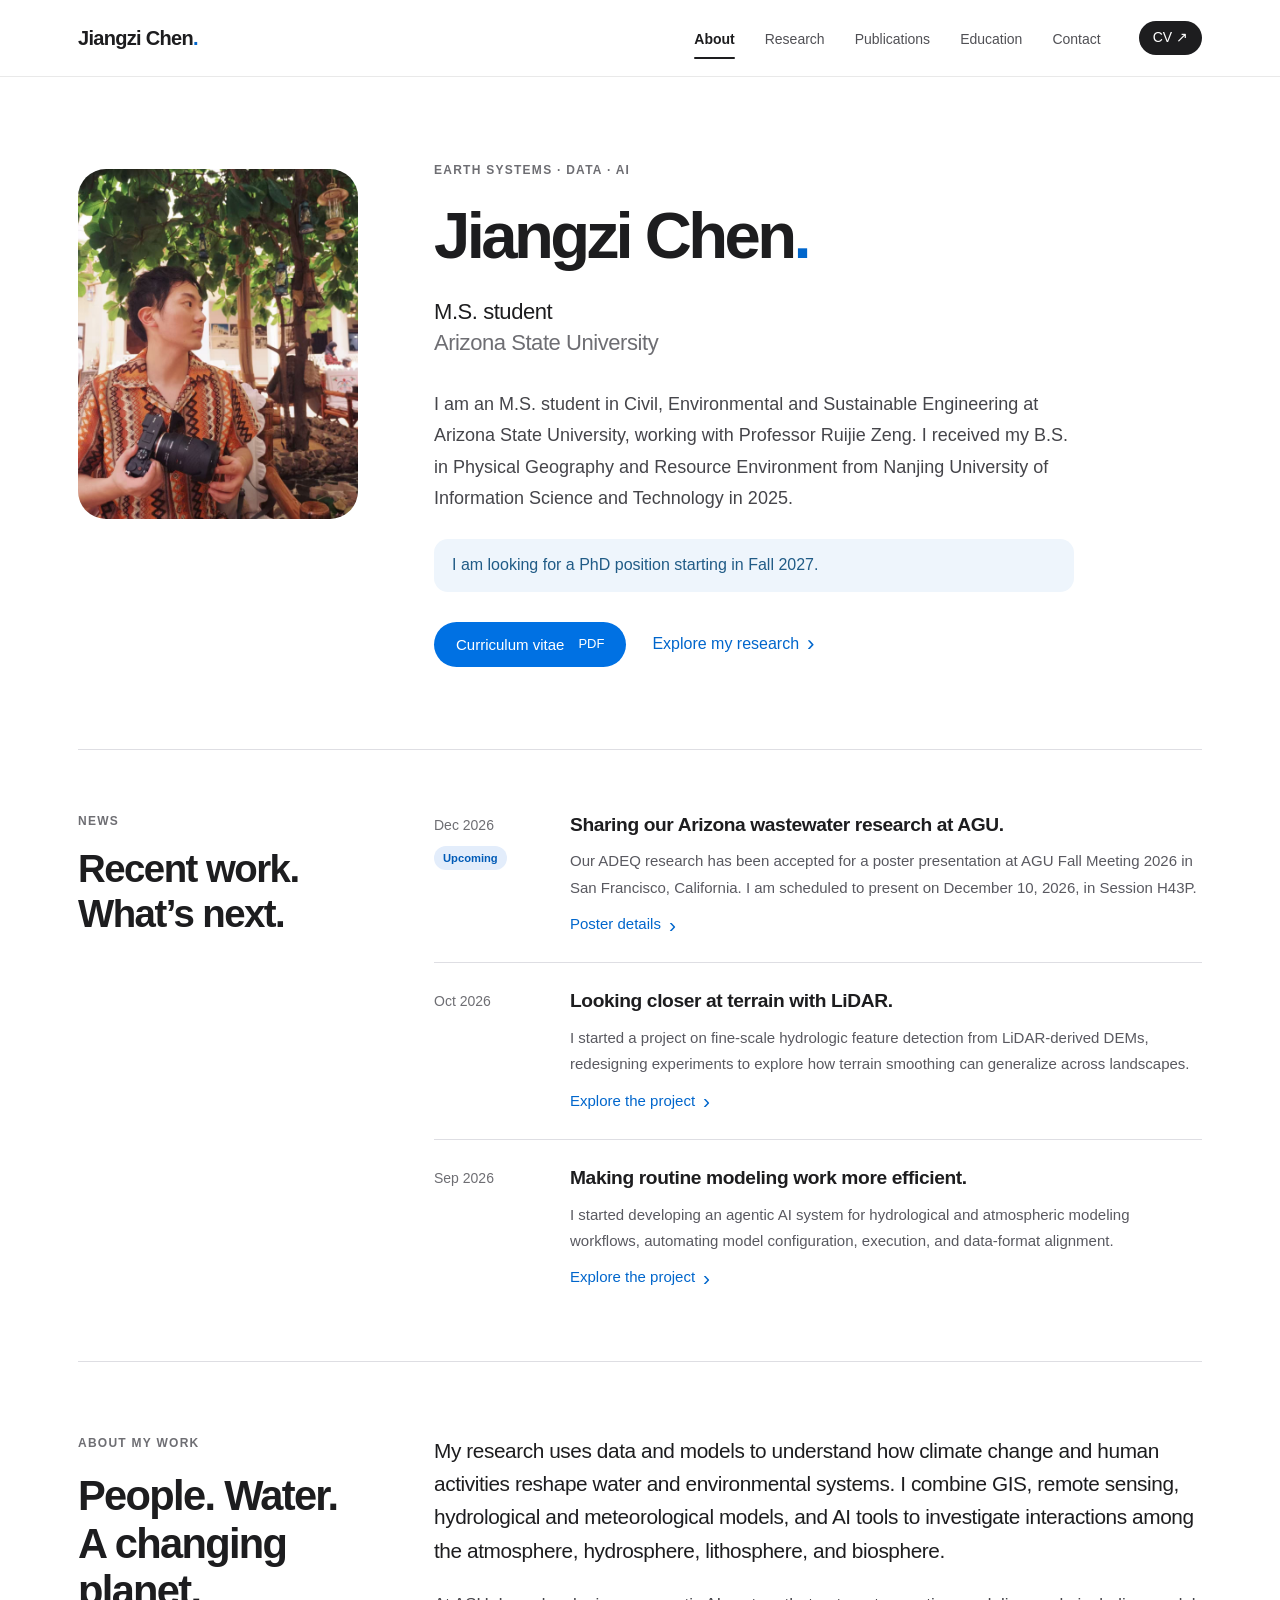
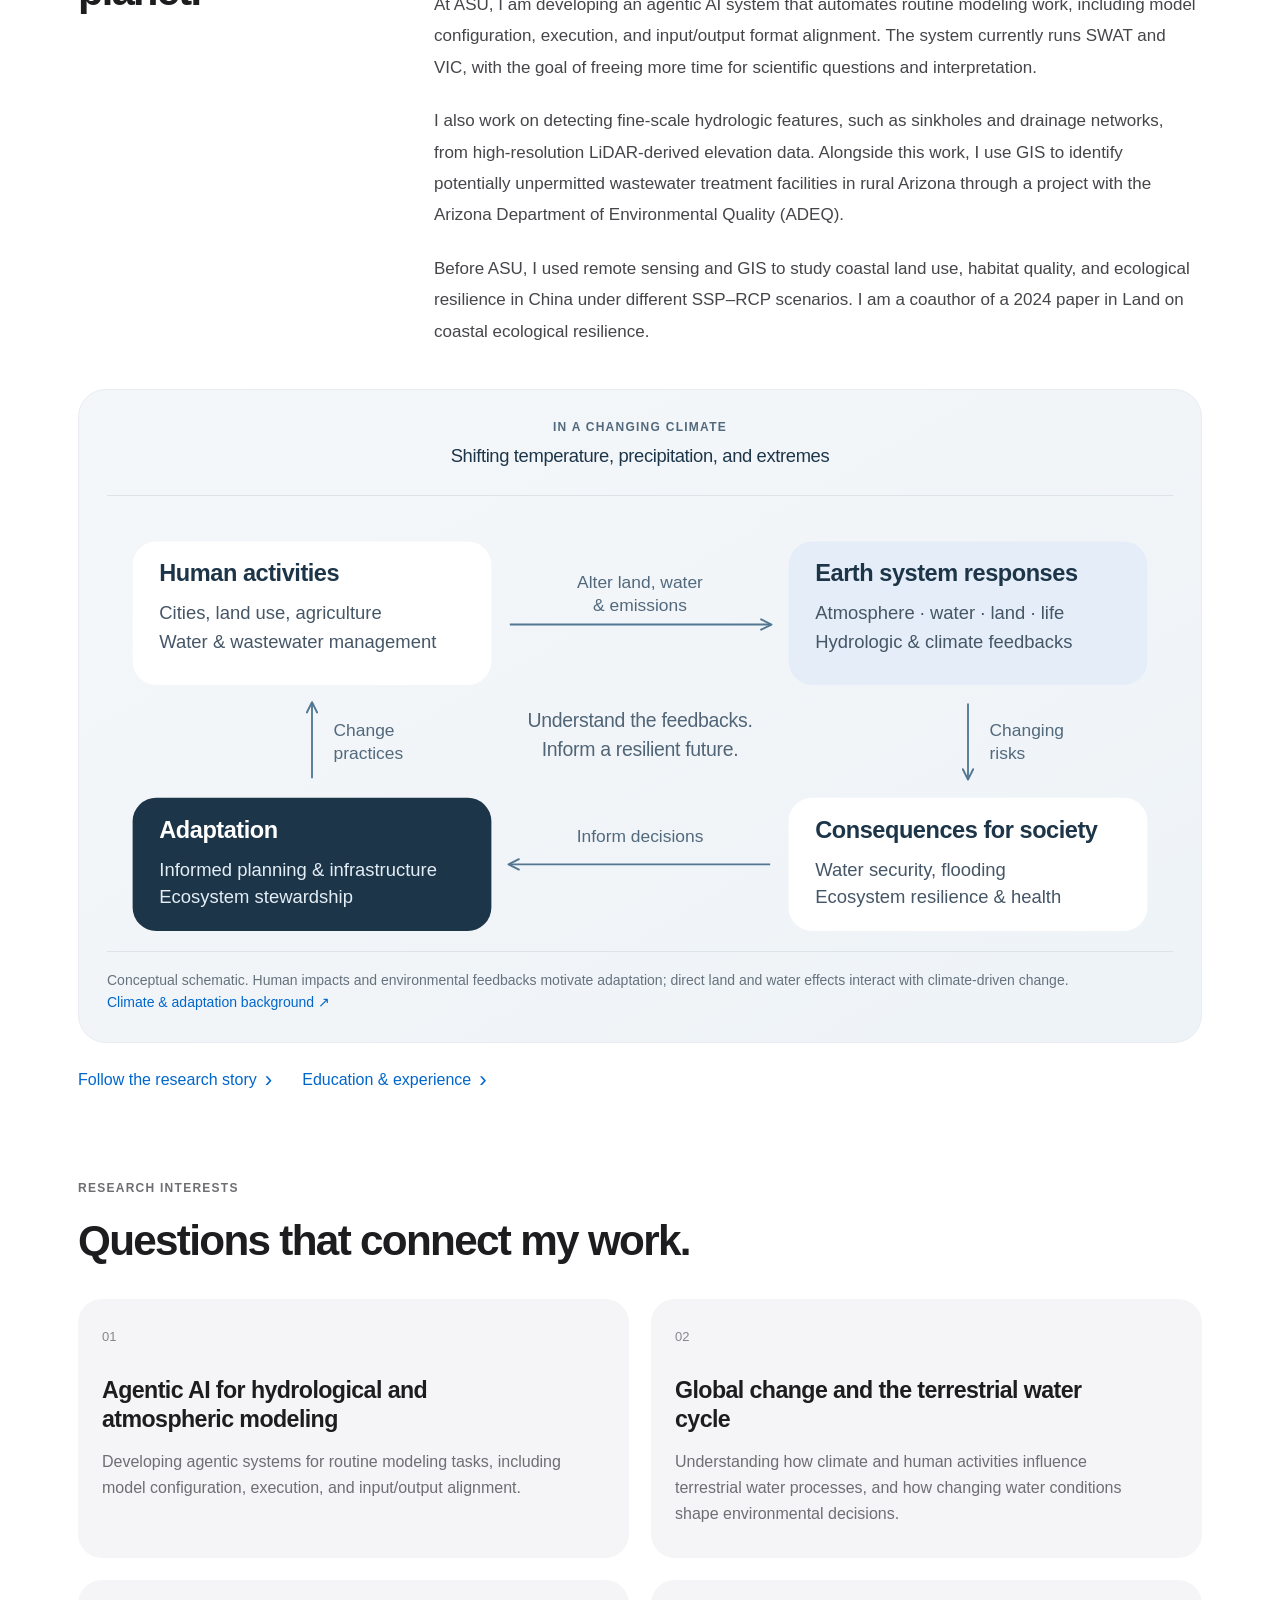
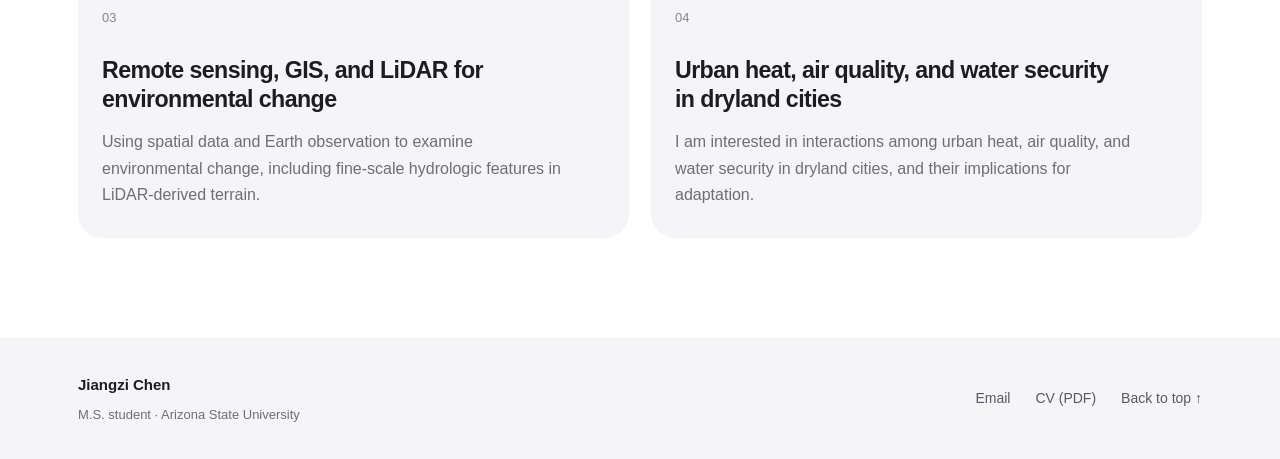
<file: index.html>
<!doctype html>
<html lang="en"><head><meta charset="utf-8"><meta name="viewport" content="width=device-width, initial-scale=1"><meta name="theme-color" content="#f5f5f7"><title>Jiangzi Chen — Academic Profile</title><meta name="description" content="Jiangzi Chen is an ASU M.S. student researching Earth systems, agentic AI, LiDAR, and water. Seeking a PhD position for Fall 2027."><link rel="icon" type="image/svg+xml" href="data:image/svg+xml,%3Csvg xmlns='http://www.w3.org/2000/svg' viewBox='0 0 32 32'%3E%3Crect width='32' height='32' rx='8' fill='%231d1d1f'/%3E%3Cpath d='M20 7v13c0 7-11 7-11 0M14 7h11' fill='none' stroke='white' stroke-width='3'/%3E%3C/svg%3E"><link rel="stylesheet" href="/styles.css"></head><body id="top"><a class="skip-link" href="#main">Skip to content</a><header class="site-header"><div class="header-inner"><a class="brand" href="/">Jiangzi Chen<span class="accent">.</span></a><nav aria-label="Main navigation"><a href="/" aria-current="page">About</a><a href="/research/">Research</a><a href="/publications/">Publications</a><a href="/education/">Education</a><a href="/contact/">Contact</a></nav><a class="header-cv" href="/assets/Jiangzi-Chen-CV.pdf" aria-label="Curriculum vitae, PDF">CV ↗</a></div></header><main id="main"><div class="page-shell"><section class="profile-hero"><figure class="portrait"><img src="/assets/Jiangzi-Chen-portrait.jpg" alt="Portrait of Jiangzi Chen" width="1280" height="1920"></figure><div class="profile-intro"><p class="eyebrow">EARTH SYSTEMS · DATA · AI</p><h1>Jiangzi Chen<span class="accent">.</span></h1><p class="profile-role">M.S. student<br><span>Arizona State University</span></p><p class="hero-bio">I am an M.S. student in Civil, Environmental and Sustainable Engineering at Arizona State University, working with Professor Ruijie Zeng. I received my B.S. in Physical Geography and Resource Environment from Nanjing University of Information Science and Technology in 2025.</p><p class="phd-notice">I am looking for a PhD position starting in Fall 2027.</p><div class="hero-actions"><a class="button" href="/assets/Jiangzi-Chen-CV.pdf">Curriculum vitae <span>PDF</span></a><a class="text-link" href="/research/">Explore my research <span aria-hidden="true">›</span></a></div></div></section>
  <section class="news-section" aria-labelledby="news-title"><div class="news-heading"><p class="eyebrow">NEWS</p><h2 id="news-title">Recent work. <br>What’s next.</h2></div><ol class="news-list">
    <li><div class="news-date"><time datetime="2026-12-10">Dec 2026</time><span class="status-badge">Upcoming</span></div><div><h3>Sharing our Arizona wastewater research at AGU.</h3><p>Our ADEQ research has been accepted for a poster presentation at AGU Fall Meeting 2026 in San Francisco, California. I am scheduled to present on December 10, 2026, in Session H43P.</p><a class="text-link" href="/publications/#conference-presentations">Poster details <span aria-hidden="true">›</span></a></div></li>
    <li><div class="news-date"><time datetime="2026-10">Oct 2026</time></div><div><h3>Looking closer at terrain with LiDAR.</h3><p>I started a project on fine-scale hydrologic feature detection from LiDAR-derived DEMs, redesigning experiments to explore how terrain smoothing can generalize across landscapes.</p><a class="text-link" href="/research/#lidar">Explore the project <span aria-hidden="true">›</span></a></div></li>
    <li><div class="news-date"><time datetime="2026-09">Sep 2026</time></div><div><h3>Making routine modeling work more efficient.</h3><p>I started developing an agentic AI system for hydrological and atmospheric modeling workflows, automating model configuration, execution, and data-format alignment.</p><a class="text-link" href="/research/#ai-research">Explore the project <span aria-hidden="true">›</span></a></div></li>
  </ol></section>
  <section class="work-story section-spacing" aria-labelledby="work-title"><div class="story-intro"><div><p class="eyebrow">ABOUT MY WORK</p><h2 id="work-title">People. Water. <br>A changing planet.</h2></div><div class="prose"><p class="story-lead">My research uses data and models to understand how climate change and human activities reshape water and environmental systems. I combine GIS, remote sensing, hydrological and meteorological models, and AI tools to investigate interactions among the atmosphere, hydrosphere, lithosphere, and biosphere.</p><p>At ASU, I am developing an agentic AI system that automates routine modeling work, including model configuration, execution, and input/output format alignment. The system currently runs SWAT and VIC, with the goal of freeing more time for scientific questions and interpretation.</p><p>I also work on detecting fine-scale hydrologic features, such as sinkholes and drainage networks, from high-resolution LiDAR-derived elevation data. Alongside this work, I use GIS to identify potentially unpermitted wastewater treatment facilities in rural Arizona through a project with the Arizona Department of Environmental Quality (ADEQ).</p><p>Before ASU, I used remote sensing and GIS to study coastal land use, habitat quality, and ecological resilience in China under different SSP–RCP scenarios. I am a coauthor of a 2024 paper in Land on coastal ecological resilience.</p></div></div><figure class="concept-figure adaptation-figure home-concept-figure" id="human-water-landscape">
  <div class="climate-context"><span class="eyebrow">IN A CHANGING CLIMATE</span><p>Shifting temperature, precipitation, and extremes</p></div>
  <svg class="diagram-wide" viewBox="0 0 1040 420" role="img" aria-labelledby="adaptation-title adaptation-desc">
    <title id="adaptation-title">From human impacts to climate adaptation</title>
    <desc id="adaptation-desc">In a changing climate, human activities alter land, water, and emissions. Interacting Earth systems influence water security, flooding, ecosystem resilience, and human health. Understanding these feedbacks informs adaptation in planning, infrastructure, and ecosystem stewardship, which changes human practices.</desc>
    <defs><marker id="adaptation-arrow" viewBox="0 0 10 10" refX="8" refY="5" markerWidth="7" markerHeight="7" orient="auto-start-reverse"><path d="M 1 1 L 9 5 L 1 9" fill="none" stroke="#527792" stroke-width="1.5" stroke-linecap="round" stroke-linejoin="round"/></marker></defs>
    <rect x="25" y="20" width="350" height="140" rx="23" fill="#fff"/>
    <rect x="665" y="20" width="350" height="140" rx="23" fill="#e5eef8"/>
    <rect x="665" y="270" width="350" height="130" rx="23" fill="#fff"/>
    <rect x="25" y="270" width="350" height="130" rx="23" fill="#1d3548"/>
    <g class="svg-title"><text x="51" y="59">Human activities</text><text x="691" y="59">Earth system responses</text><text x="691" y="309">Consequences for society</text><text x="51" y="309" fill="#fff">Adaptation</text></g>
    <g class="svg-copy"><text x="51" y="96"><tspan x="51">Cities, land use, agriculture</tspan><tspan x="51" dy="28">Water &amp; wastewater management</tspan></text><text x="691" y="96"><tspan x="691">Atmosphere · water · land · life</tspan><tspan x="691" dy="28">Hydrologic &amp; climate feedbacks</tspan></text><text x="691" y="346"><tspan x="691">Water security, flooding</tspan><tspan x="691" dy="27">Ecosystem resilience &amp; health</tspan></text><text x="51" y="346" fill="#e3edf5"><tspan x="51">Informed planning &amp; infrastructure</tspan><tspan x="51" dy="27">Ecosystem stewardship</tspan></text></g>
    <g fill="none" stroke="#527792" stroke-width="1.8" marker-end="url(#adaptation-arrow)"><path d="M393 101 H647"/><path d="M840 178 V251"/><path d="M647 335 H393"/><path d="M200 251 V178"/></g>
    <g class="svg-label" text-anchor="middle"><text x="520" y="65"><tspan x="520">Alter land, water</tspan><tspan x="520" dy="23">&amp; emissions</tspan></text><text x="520" y="313">Inform decisions</text><text x="861" y="210" text-anchor="start"><tspan x="861">Changing</tspan><tspan x="861" dy="22">risks</tspan></text><text x="221" y="210" text-anchor="start"><tspan x="221">Change</tspan><tspan x="221" dy="22">practices</tspan></text></g>
    <text x="520" y="201" text-anchor="middle" class="svg-center"><tspan x="520">Understand the feedbacks.</tspan><tspan x="520" dy="28">Inform a resilient future.</tspan></text>
  </svg>
  <div class="diagram-mobile adaptation-mobile"><div class="diagram-node"><h3>Human activities</h3><p>Cities, land use, agriculture<br>Water &amp; wastewater management</p></div><p class="mobile-connector">↓ Alter land, water &amp; emissions</p><div class="diagram-node earth-node"><h3>Earth system responses</h3><p>Atmosphere · water · land · life<br>Hydrologic &amp; climate feedbacks</p></div><p class="mobile-connector">↓ Change environmental risks</p><div class="diagram-node"><h3>Consequences for society</h3><p>Water security, flooding<br>Ecosystem resilience &amp; health</p></div><p class="mobile-connector">↓ Inform decisions</p><div class="diagram-node adaptation-node"><h3>Adaptation</h3><p>Planning &amp; infrastructure<br>Ecosystem stewardship</p></div><p class="mobile-return">↺ Adaptation changes human practices</p></div>
  <figcaption>Conceptual schematic. Human impacts and environmental feedbacks motivate adaptation; direct land and water effects interact with climate-driven change. <a href="https://www.ipcc.ch/report/ar6/wg2/chapter/technical-summary/">Climate &amp; adaptation background ↗</a></figcaption>
</figure><div class="story-links"><a class="text-link" href="/research/">Follow the research story <span aria-hidden="true">›</span></a><a class="text-link" href="/education/">Education &amp; experience <span aria-hidden="true">›</span></a></div></section>
  <section class="interests-section section-spacing"><div class="section-title"><p class="eyebrow">RESEARCH INTERESTS</p><h2>Questions that connect my work.</h2></div><div class="interest-grid"><article class="interest-card"><span class="card-number">01</span><h3>Agentic AI for hydrological and atmospheric modeling</h3><p>Developing agentic systems for routine modeling tasks, including model configuration, execution, and input/output alignment.</p></article><article class="interest-card"><span class="card-number">02</span><h3>Global change and the terrestrial water cycle</h3><p>Understanding how climate and human activities influence terrestrial water processes, and how changing water conditions shape environmental decisions.</p></article><article class="interest-card"><span class="card-number">03</span><h3>Remote sensing, GIS, and LiDAR for environmental change</h3><p>Using spatial data and Earth observation to examine environmental change, including fine-scale hydrologic features in LiDAR-derived terrain.</p></article><article class="interest-card"><span class="card-number">04</span><h3>Urban heat, air quality, and water security in dryland cities</h3><p>I am interested in interactions among urban heat, air quality, and water security in dryland cities, and their implications for adaptation.</p></article></div></section></div></main><footer class="site-footer"><div class="footer-inner"><div><a class="footer-name" href="/">Jiangzi Chen</a><p>M.S. student · Arizona State University</p></div><div class="footer-links"><a href="mailto:jchen722@asu.edu">Email</a><a href="/assets/Jiangzi-Chen-CV.pdf">CV (PDF)</a><a href="#top">Back to top ↑</a></div></div></footer></body></html>
</file>
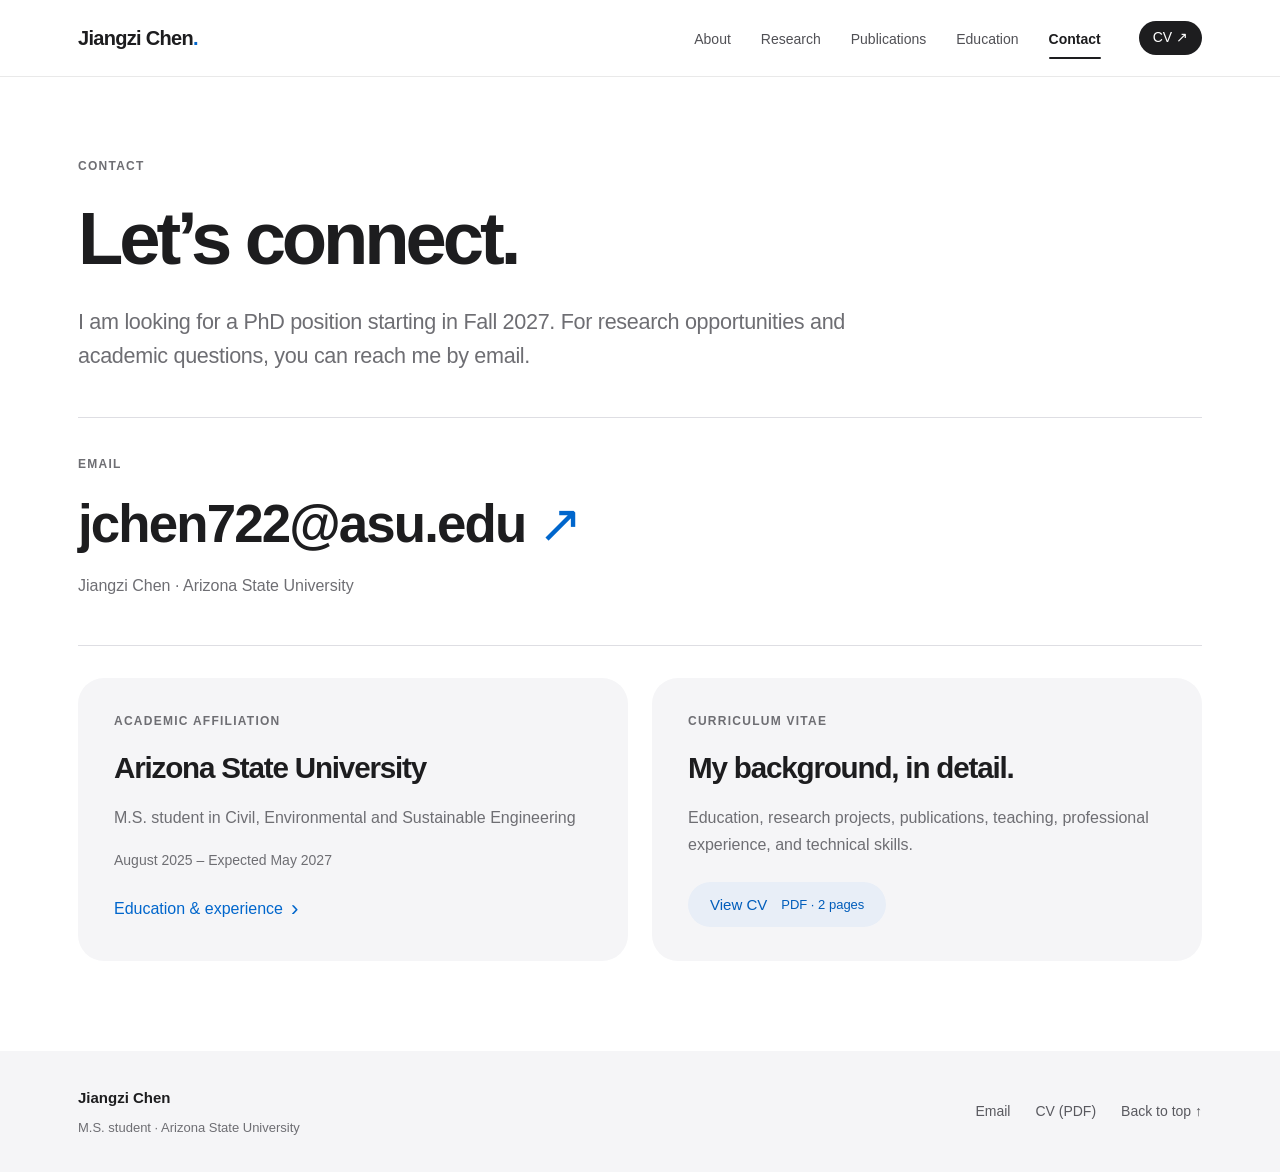
<file: contact/index.html>
<!doctype html>
<html lang="en"><head><meta charset="utf-8"><meta name="viewport" content="width=device-width, initial-scale=1"><meta name="theme-color" content="#f5f5f7"><title>Contact — Jiangzi Chen</title><meta name="description" content="Contact Jiangzi Chen at Arizona State University and download the academic CV."><link rel="icon" type="image/svg+xml" href="data:image/svg+xml,%3Csvg xmlns='http://www.w3.org/2000/svg' viewBox='0 0 32 32'%3E%3Crect width='32' height='32' rx='8' fill='%231d1d1f'/%3E%3Cpath d='M20 7v13c0 7-11 7-11 0M14 7h11' fill='none' stroke='white' stroke-width='3'/%3E%3C/svg%3E"><link rel="stylesheet" href="/styles.css"></head><body id="top"><a class="skip-link" href="#main">Skip to content</a><header class="site-header"><div class="header-inner"><a class="brand" href="/">Jiangzi Chen<span class="accent">.</span></a><nav aria-label="Main navigation"><a href="/">About</a><a href="/research/">Research</a><a href="/publications/">Publications</a><a href="/education/">Education</a><a href="/contact/" aria-current="page">Contact</a></nav><a class="header-cv" href="/assets/Jiangzi-Chen-CV.pdf" aria-label="Curriculum vitae, PDF">CV ↗</a></div></header><main id="main"><div class="page-shell contact-page"><section class="page-heading"><p class="eyebrow">CONTACT</p><h1>Let’s connect.</h1><p class="page-intro">I am looking for a PhD position starting in Fall 2027. For research opportunities and academic questions, you can reach me by email.</p></section><section class="contact-primary"><p class="eyebrow">EMAIL</p><a class="email-link" href="mailto:jchen722@asu.edu">jchen722@asu.edu <span aria-hidden="true">↗</span></a><p>Jiangzi Chen · Arizona State University</p></section><div class="contact-grid"><section class="contact-card"><p class="eyebrow">ACADEMIC AFFILIATION</p><h2>Arizona State University</h2><p>M.S. student in Civil, Environmental and Sustainable Engineering</p><p class="small-muted">August 2025 – Expected May 2027</p><a class="text-link" href="/education/">Education &amp; experience <span aria-hidden="true">›</span></a></section><section class="contact-card"><p class="eyebrow">CURRICULUM VITAE</p><h2>My background, in detail.</h2><p>Education, research projects, publications, teaching, professional experience, and technical skills.</p><a class="button secondary" href="/assets/Jiangzi-Chen-CV.pdf">View CV <span>PDF · 2 pages</span></a></section></div></div></main><footer class="site-footer"><div class="footer-inner"><div><a class="footer-name" href="/">Jiangzi Chen</a><p>M.S. student · Arizona State University</p></div><div class="footer-links"><a href="mailto:jchen722@asu.edu">Email</a><a href="/assets/Jiangzi-Chen-CV.pdf">CV (PDF)</a><a href="#top">Back to top ↑</a></div></div></footer></body></html>
</file>
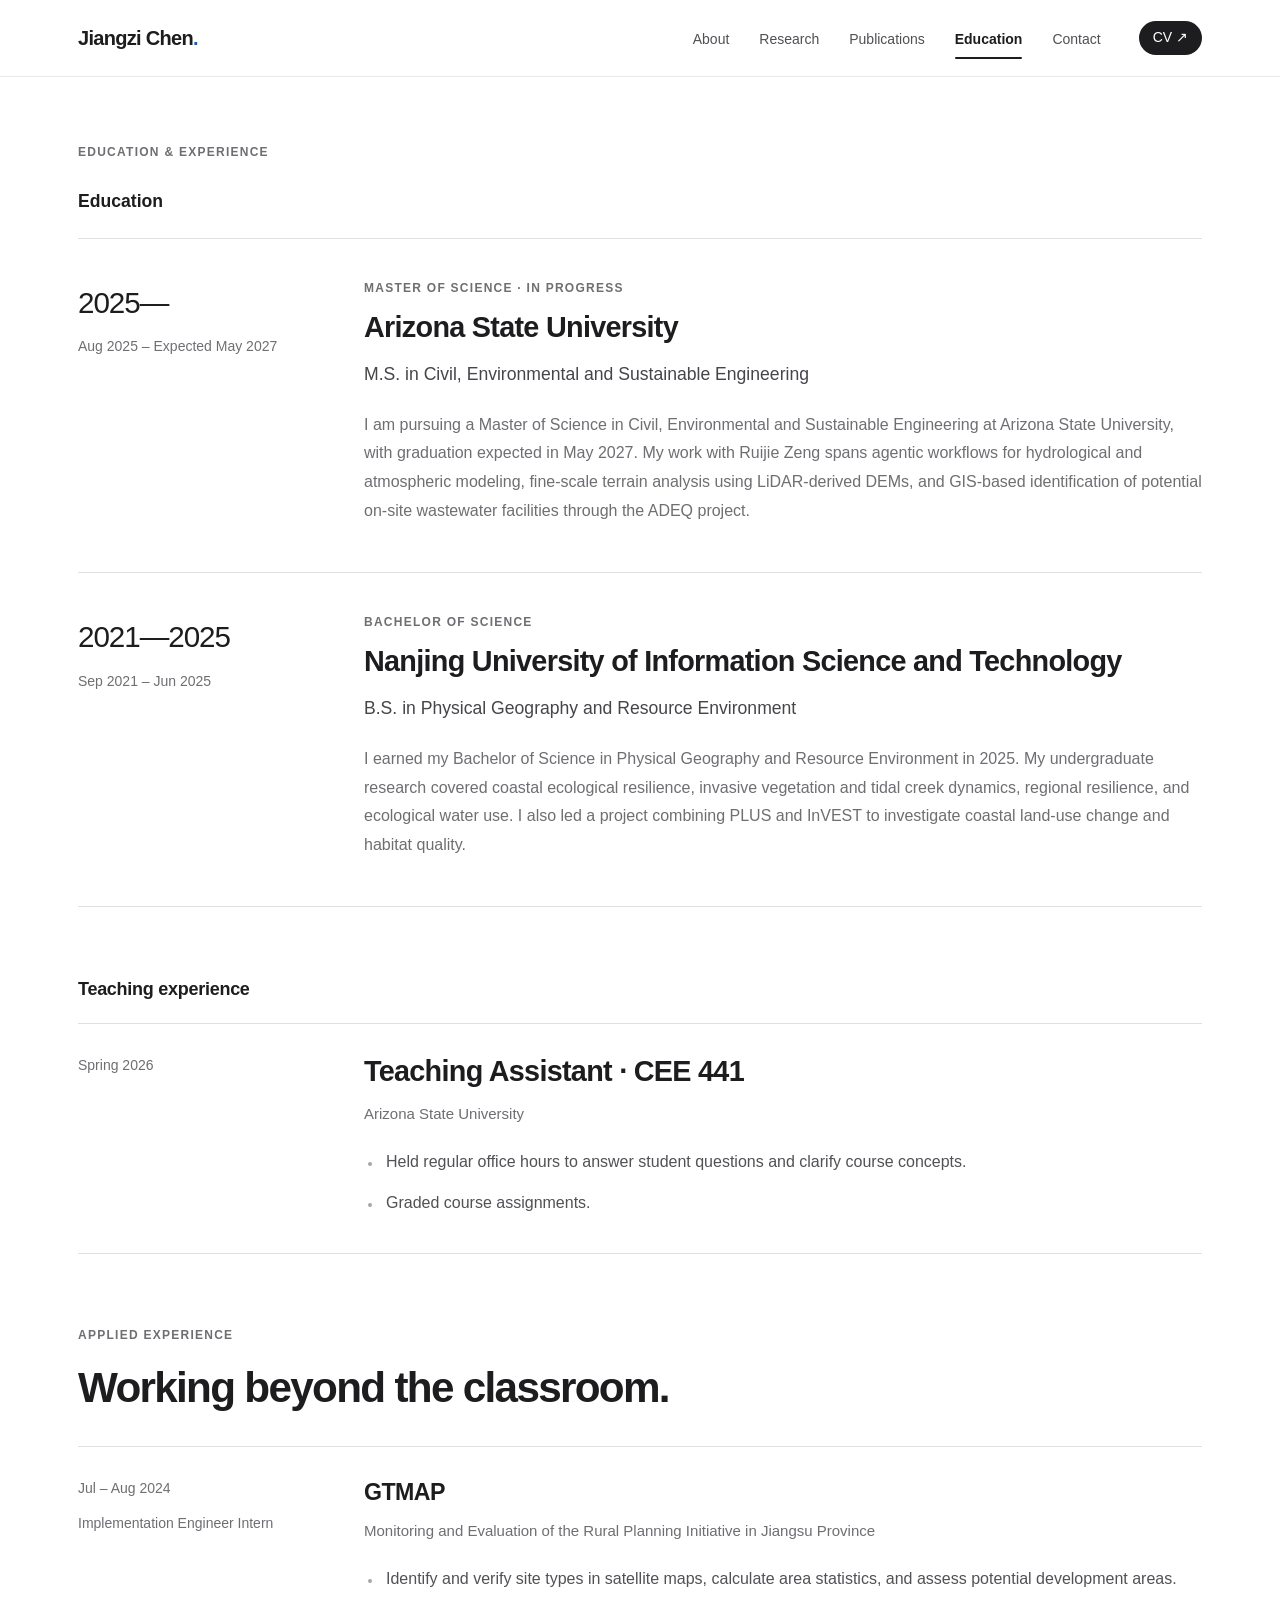
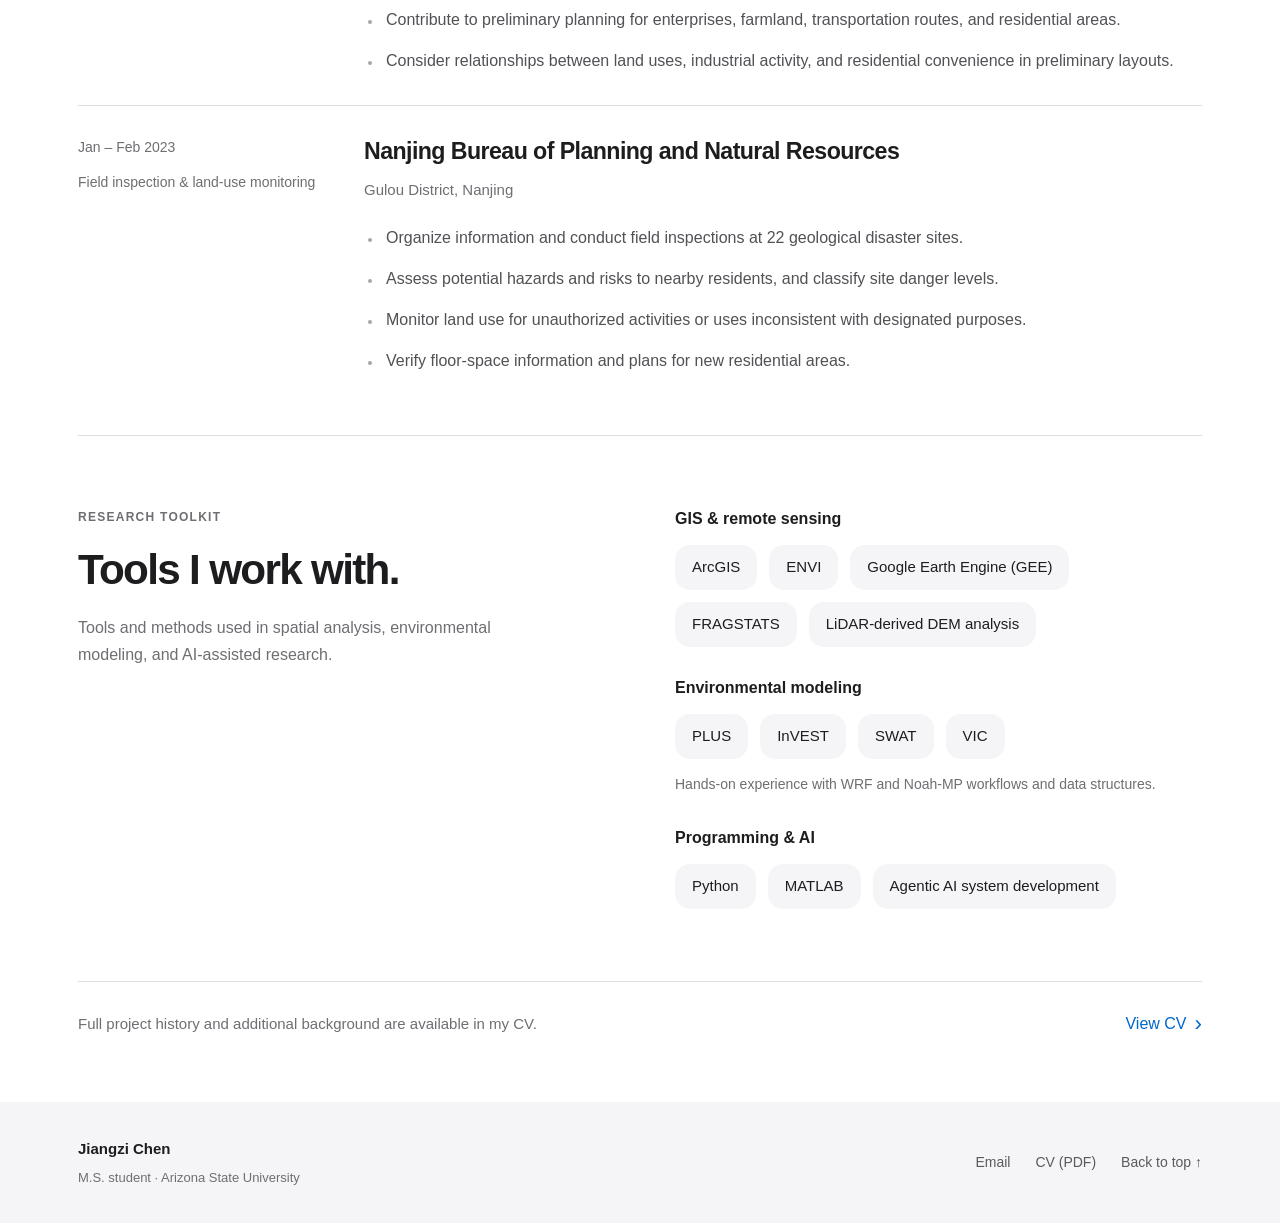
<file: education/index.html>
<!doctype html>
<html lang="en"><head><meta charset="utf-8"><meta name="viewport" content="width=device-width, initial-scale=1"><meta name="theme-color" content="#f5f5f7"><title>Education — Jiangzi Chen</title><meta name="description" content="Jiangzi Chen’s education at Arizona State University and NUIST, CEE 441 teaching assistantship, professional experience, and research tools."><link rel="icon" type="image/svg+xml" href="data:image/svg+xml,%3Csvg xmlns='http://www.w3.org/2000/svg' viewBox='0 0 32 32'%3E%3Crect width='32' height='32' rx='8' fill='%231d1d1f'/%3E%3Cpath d='M20 7v13c0 7-11 7-11 0M14 7h11' fill='none' stroke='white' stroke-width='3'/%3E%3C/svg%3E"><link rel="stylesheet" href="/styles.css"></head><body id="top"><a class="skip-link" href="#main">Skip to content</a><header class="site-header"><div class="header-inner"><a class="brand" href="/">Jiangzi Chen<span class="accent">.</span></a><nav aria-label="Main navigation"><a href="/">About</a><a href="/research/">Research</a><a href="/publications/">Publications</a><a href="/education/" aria-current="page">Education</a><a href="/contact/">Contact</a></nav><a class="header-cv" href="/assets/Jiangzi-Chen-CV.pdf" aria-label="Curriculum vitae, PDF">CV ↗</a></div></header><main id="main"><div class="page-shell education-page"><header class="education-heading"><p class="eyebrow">EDUCATION &amp; EXPERIENCE</p><h1 class="section-label">Education</h1></header><section aria-label="Education history"><div class="degree-list"><article class="degree-card"><div class="degree-year"><span>2025—</span><p>Aug 2025 – Expected May 2027</p></div><div class="degree-content"><p class="eyebrow">MASTER OF SCIENCE · IN PROGRESS</p><h3>Arizona State University</h3><p class="degree-title">M.S. in Civil, Environmental and Sustainable Engineering</p><p>I am pursuing a Master of Science in Civil, Environmental and Sustainable Engineering at Arizona State University, with graduation expected in May 2027. My work with Ruijie Zeng spans agentic workflows for hydrological and atmospheric modeling, fine-scale terrain analysis using LiDAR-derived DEMs, and GIS-based identification of potential on-site wastewater facilities through the ADEQ project.</p></div></article><article class="degree-card"><div class="degree-year"><span>2021—2025</span><p>Sep 2021 – Jun 2025</p></div><div class="degree-content"><p class="eyebrow">BACHELOR OF SCIENCE</p><h3>Nanjing University of Information Science and Technology</h3><p class="degree-title">B.S. in Physical Geography and Resource Environment</p><p>I earned my Bachelor of Science in Physical Geography and Resource Environment in 2025. My undergraduate research covered coastal ecological resilience, invasive vegetation and tidal creek dynamics, regional resilience, and ecological water use. I also led a project combining PLUS and InVEST to investigate coastal land-use change and habitat quality.</p></div></article></div></section><section class="teaching-section section-spacing" aria-labelledby="teaching-title"><h2 class="section-label" id="teaching-title">Teaching experience</h2><article class="experience-card teaching-card"><div class="experience-meta"><p>Spring 2026</p></div><div><h3>Teaching Assistant · CEE 441</h3><p class="experience-context">Arizona State University</p><ul class="contribution-list"><li>Held regular office hours to answer student questions and clarify course concepts.</li><li>Graded course assignments.</li></ul></div></article></section><section class="experience-section section-spacing"><div class="section-title"><p class="eyebrow">APPLIED EXPERIENCE</p><h2>Working beyond the classroom.</h2></div><article class="experience-card"><div class="experience-meta"><p>Jul – Aug 2024</p><p>Implementation Engineer Intern</p></div><div><h3>GTMAP</h3><p class="experience-context">Monitoring and Evaluation of the Rural Planning Initiative in Jiangsu Province</p><ul class="contribution-list"><li>Identify and verify site types in satellite maps, calculate area statistics, and assess potential development areas.</li><li>Contribute to preliminary planning for enterprises, farmland, transportation routes, and residential areas.</li><li>Consider relationships between land uses, industrial activity, and residential convenience in preliminary layouts.</li></ul></div></article><article class="experience-card"><div class="experience-meta"><p>Jan – Feb 2023</p><p>Field inspection &amp; land-use monitoring</p></div><div><h3>Nanjing Bureau of Planning and Natural Resources</h3><p class="experience-context">Gulou District, Nanjing</p><ul class="contribution-list"><li>Organize information and conduct field inspections at 22 geological disaster sites.</li><li>Assess potential hazards and risks to nearby residents, and classify site danger levels.</li><li>Monitor land use for unauthorized activities or uses inconsistent with designated purposes.</li><li>Verify floor-space information and plans for new residential areas.</li></ul></div></article></section><section class="toolkit section-spacing"><div><p class="eyebrow">RESEARCH TOOLKIT</p><h2>Tools I work with.</h2><p>Tools and methods used in spatial analysis, environmental modeling, and AI-assisted research.</p></div><div class="skill-groups"><section class="skill-group"><h3>GIS &amp; remote sensing</h3><ul class="tool-list"><li>ArcGIS</li><li>ENVI</li><li>Google Earth Engine (GEE)</li><li>FRAGSTATS</li><li>LiDAR-derived DEM analysis</li></ul></section><section class="skill-group"><h3>Environmental modeling</h3><ul class="tool-list"><li>PLUS</li><li>InVEST</li><li>SWAT</li><li>VIC</li></ul><p class="skill-note">Hands-on experience with WRF and Noah-MP workflows and data structures.</p></section><section class="skill-group"><h3>Programming &amp; AI</h3><ul class="tool-list"><li>Python</li><li>MATLAB</li><li>Agentic AI system development</li></ul></section></div></section><aside class="endnote"><p>Full project history and additional background are available in my CV.</p><a class="text-link" href="/assets/Jiangzi-Chen-CV.pdf">View CV <span aria-hidden="true">›</span></a></aside></div></main><footer class="site-footer"><div class="footer-inner"><div><a class="footer-name" href="/">Jiangzi Chen</a><p>M.S. student · Arizona State University</p></div><div class="footer-links"><a href="mailto:jchen722@asu.edu">Email</a><a href="/assets/Jiangzi-Chen-CV.pdf">CV (PDF)</a><a href="#top">Back to top ↑</a></div></div></footer></body></html>
</file>
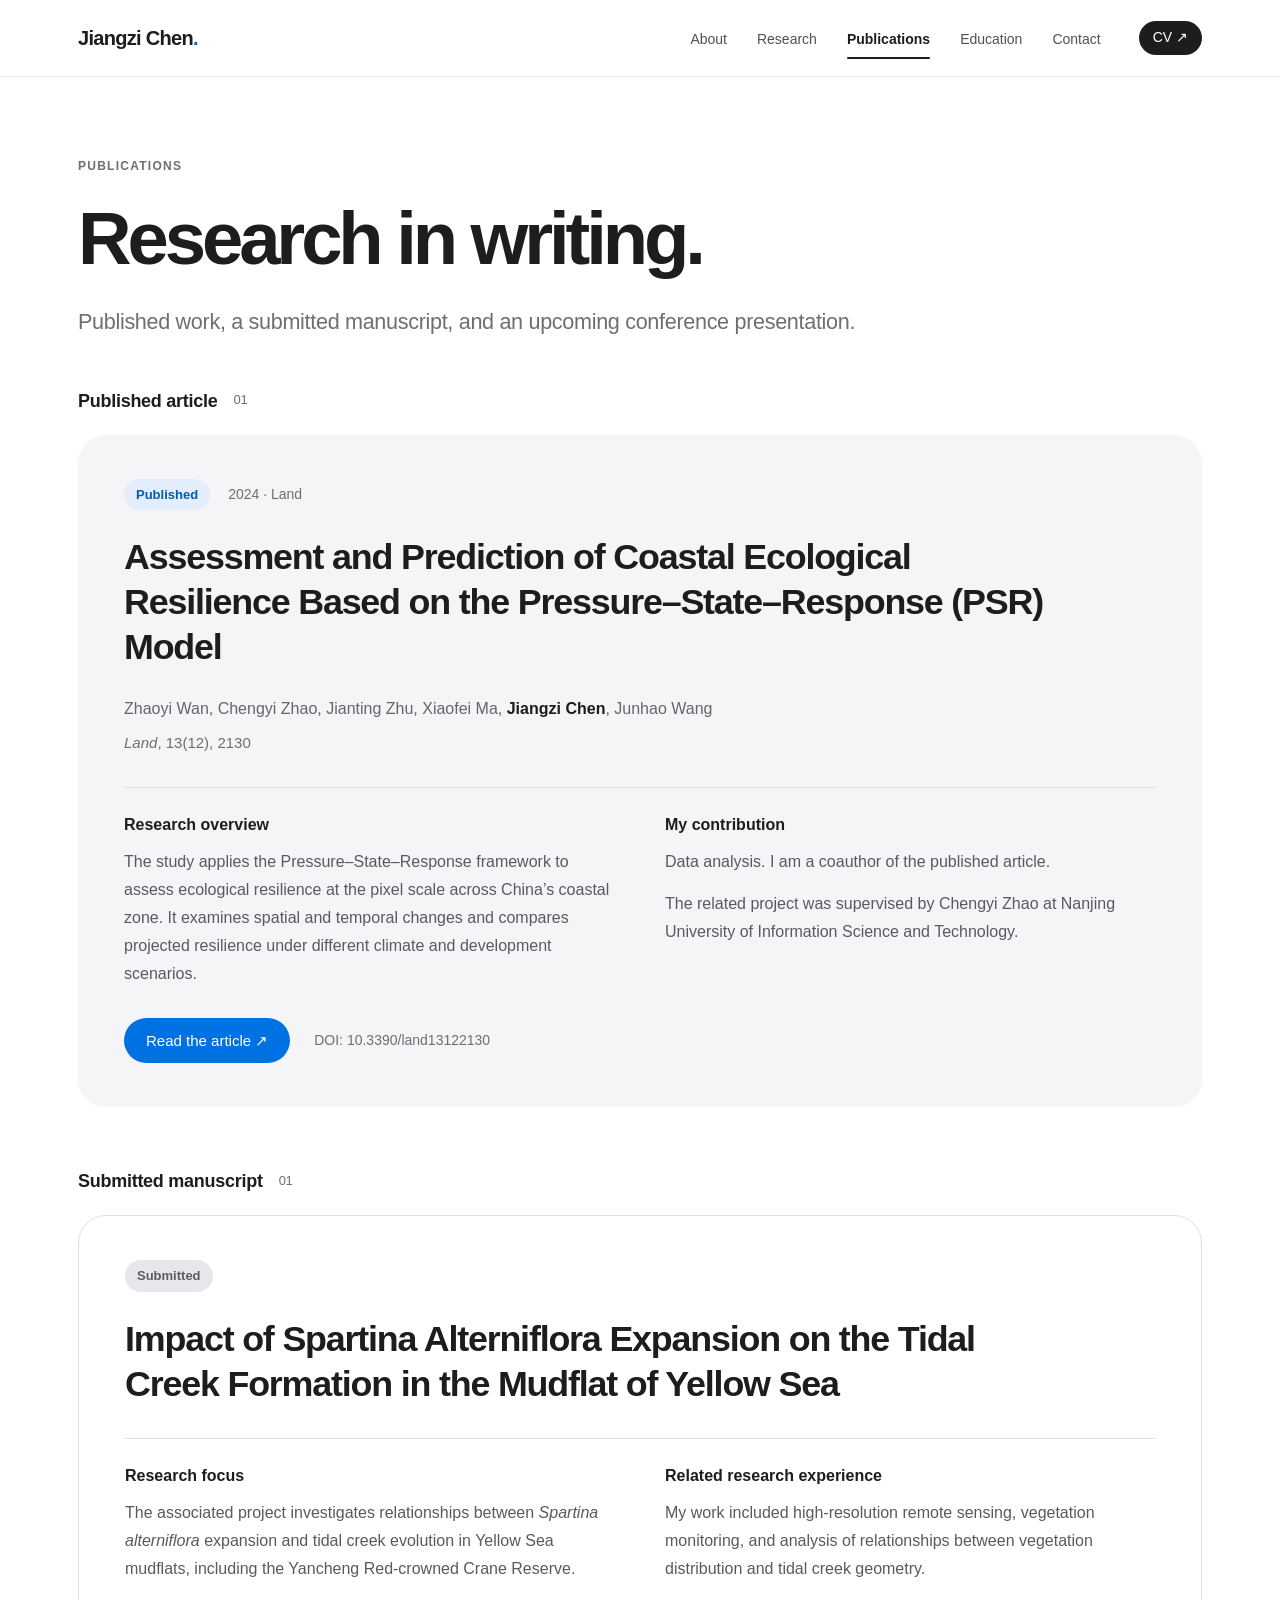
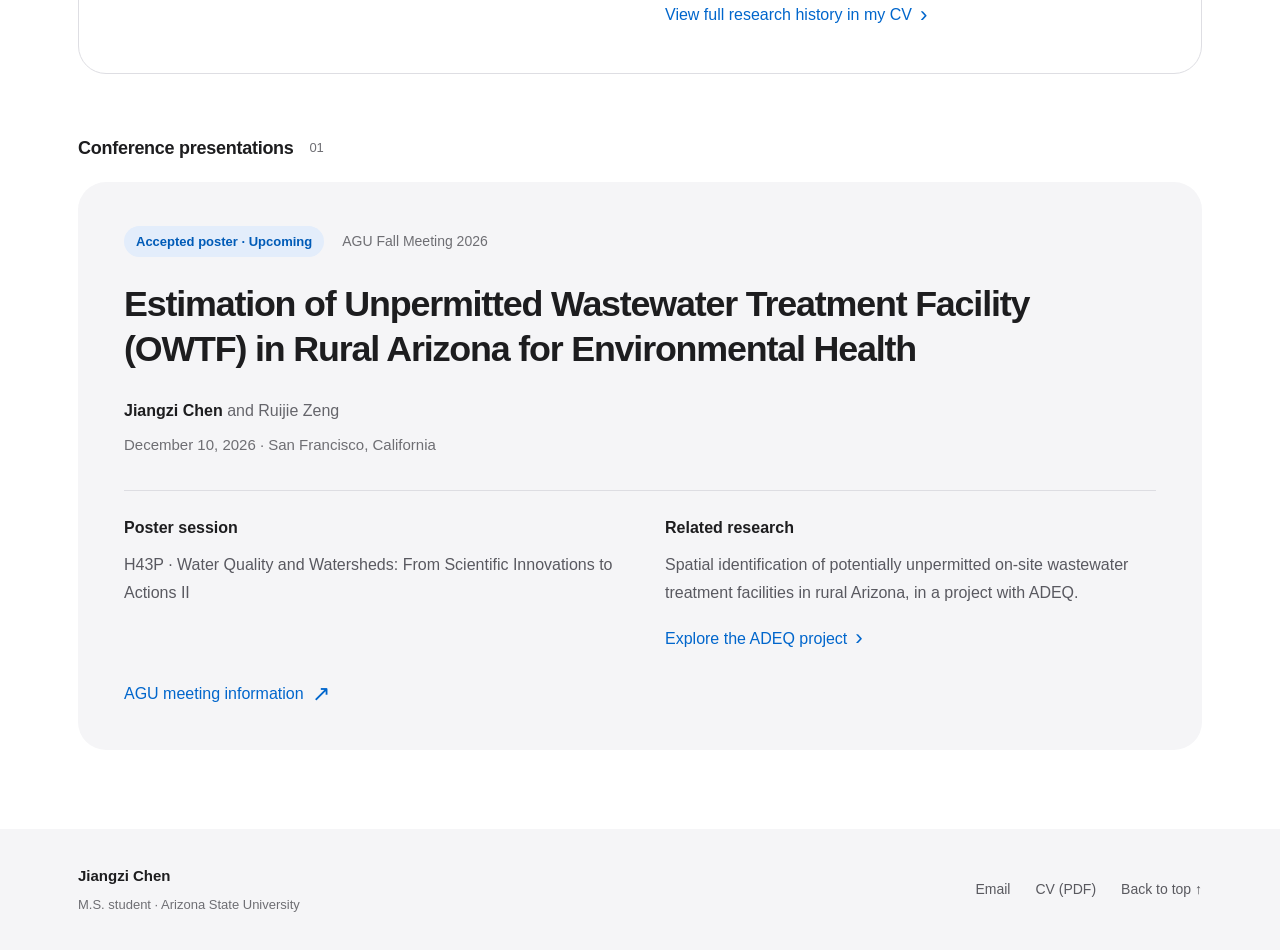
<file: publications/index.html>
<!doctype html>
<html lang="en"><head><meta charset="utf-8"><meta name="viewport" content="width=device-width, initial-scale=1"><meta name="theme-color" content="#f5f5f7"><title>Publications — Jiangzi Chen</title><meta name="description" content="Jiangzi Chen’s publications on coastal resilience and tidal creeks, and an accepted poster for AGU Fall Meeting 2026."><link rel="icon" type="image/svg+xml" href="data:image/svg+xml,%3Csvg xmlns='http://www.w3.org/2000/svg' viewBox='0 0 32 32'%3E%3Crect width='32' height='32' rx='8' fill='%231d1d1f'/%3E%3Cpath d='M20 7v13c0 7-11 7-11 0M14 7h11' fill='none' stroke='white' stroke-width='3'/%3E%3C/svg%3E"><link rel="stylesheet" href="/styles.css"></head><body id="top"><a class="skip-link" href="#main">Skip to content</a><header class="site-header"><div class="header-inner"><a class="brand" href="/">Jiangzi Chen<span class="accent">.</span></a><nav aria-label="Main navigation"><a href="/">About</a><a href="/research/">Research</a><a href="/publications/" aria-current="page">Publications</a><a href="/education/">Education</a><a href="/contact/">Contact</a></nav><a class="header-cv" href="/assets/Jiangzi-Chen-CV.pdf" aria-label="Curriculum vitae, PDF">CV ↗</a></div></header><main id="main"><div class="page-shell publications-page"><section class="page-heading"><p class="eyebrow">PUBLICATIONS</p><h1>Research in writing.</h1><p class="page-intro">Published work, a submitted manuscript, and an upcoming conference presentation.</p></section><section class="publication-section"><h2 class="section-label">Published article <span>01</span></h2><article class="publication-card"><div class="publication-topline"><span class="status-badge">Published</span><span>2024 · Land</span></div><h3><a href="https://doi.org/10.3390/land13122130">Assessment and Prediction of Coastal Ecological Resilience Based on the Pressure–State–Response (PSR) Model</a></h3><p class="authors">Zhaoyi Wan, Chengyi Zhao, Jianting Zhu, Xiaofei Ma, <strong>Jiangzi Chen</strong>, Junhao Wang</p><p class="journal"><i>Land</i>, 13(12), 2130</p><div class="publication-details"><div><h4>Research overview</h4><p>The study applies the Pressure–State–Response framework to assess ecological resilience at the pixel scale across China’s coastal zone. It examines spatial and temporal changes and compares projected resilience under different climate and development scenarios.</p></div><div><h4>My contribution</h4><p>Data analysis. I am a coauthor of the published article.</p><p>The related project was supervised by Chengyi Zhao at Nanjing University of Information Science and Technology.</p></div></div><div class="publication-actions"><a class="button" href="https://doi.org/10.3390/land13122130">Read the article ↗</a><span class="doi">DOI: 10.3390/land13122130</span></div></article></section><section class="publication-section"><h2 class="section-label">Submitted manuscript <span>01</span></h2><article class="publication-card manuscript-card"><div class="publication-topline"><span class="status-badge neutral">Submitted</span></div><h3>Impact of Spartina Alterniflora Expansion on the Tidal Creek Formation in the Mudflat of Yellow Sea</h3><div class="publication-details"><div><h4>Research focus</h4><p>The associated project investigates relationships between <i>Spartina alterniflora</i> expansion and tidal creek evolution in Yellow Sea mudflats, including the Yancheng Red-crowned Crane Reserve.</p></div><div><h4>Related research experience</h4><p>My work included high-resolution remote sensing, vegetation monitoring, and analysis of relationships between vegetation distribution and tidal creek geometry.</p><a class="text-link" href="/assets/Jiangzi-Chen-CV.pdf">View full research history in my CV <span aria-hidden="true">›</span></a></div></div></article></section><section class="publication-section" id="conference-presentations" aria-labelledby="conference-title"><h2 class="section-label" id="conference-title">Conference presentations <span>01</span></h2><article class="publication-card conference-card"><div class="publication-topline"><span class="status-badge">Accepted poster · Upcoming</span><span>AGU Fall Meeting 2026</span></div><h3>Estimation of Unpermitted Wastewater Treatment Facility (OWTF) in Rural Arizona for Environmental Health</h3><p class="authors"><strong>Jiangzi Chen</strong> and Ruijie Zeng</p><p class="journal"><time datetime="2026-12-10">December 10, 2026</time> · San Francisco, California</p><div class="publication-details"><div><h4>Poster session</h4><p>H43P · Water Quality and Watersheds: From Scientific Innovations to Actions II</p></div><div><h4>Related research</h4><p>Spatial identification of potentially unpermitted on-site wastewater treatment facilities in rural Arizona, in a project with ADEQ.</p><a class="text-link" href="/research/#wastewater">Explore the ADEQ project <span aria-hidden="true">›</span></a></div></div><div class="publication-actions"><a class="text-link" href="https://www.agu.org/annual-meeting">AGU meeting information <span aria-hidden="true">↗</span></a></div></article></section></div></main><footer class="site-footer"><div class="footer-inner"><div><a class="footer-name" href="/">Jiangzi Chen</a><p>M.S. student · Arizona State University</p></div><div class="footer-links"><a href="mailto:jchen722@asu.edu">Email</a><a href="/assets/Jiangzi-Chen-CV.pdf">CV (PDF)</a><a href="#top">Back to top ↑</a></div></div></footer></body></html>
</file>
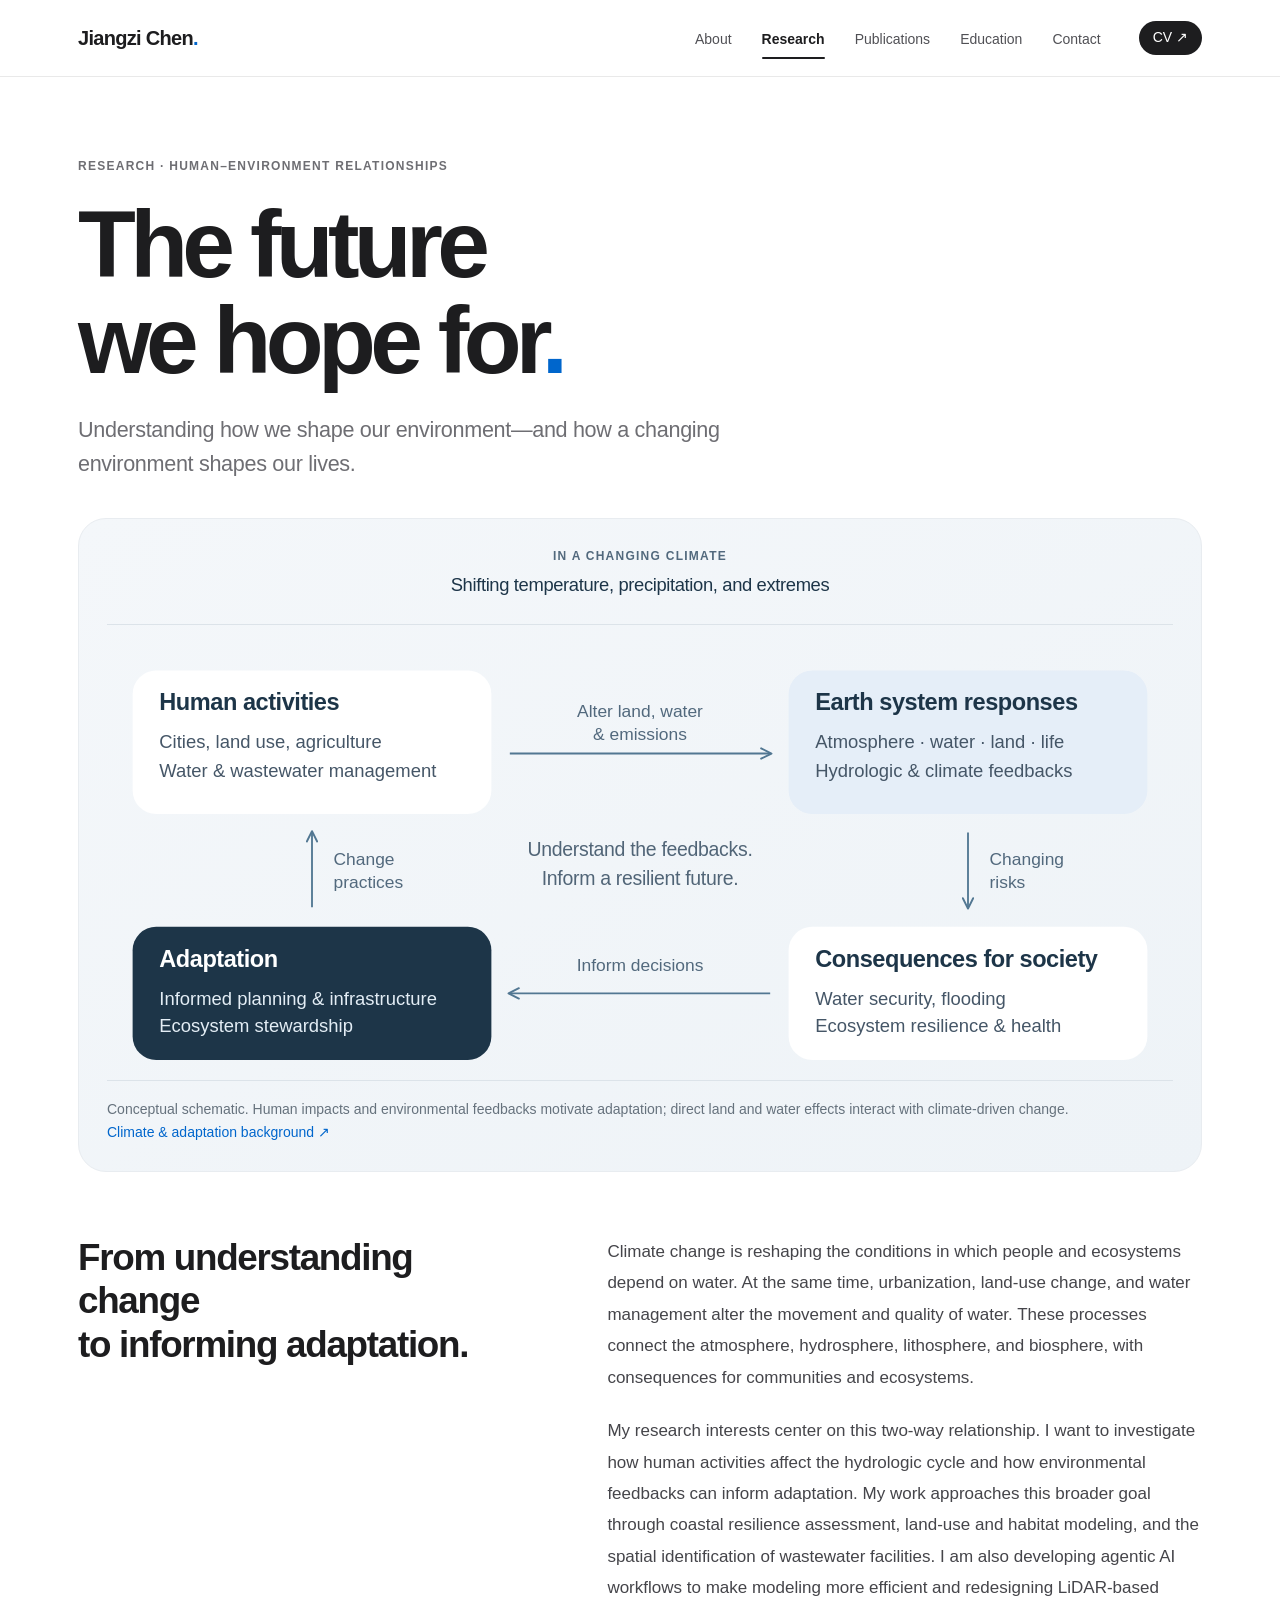
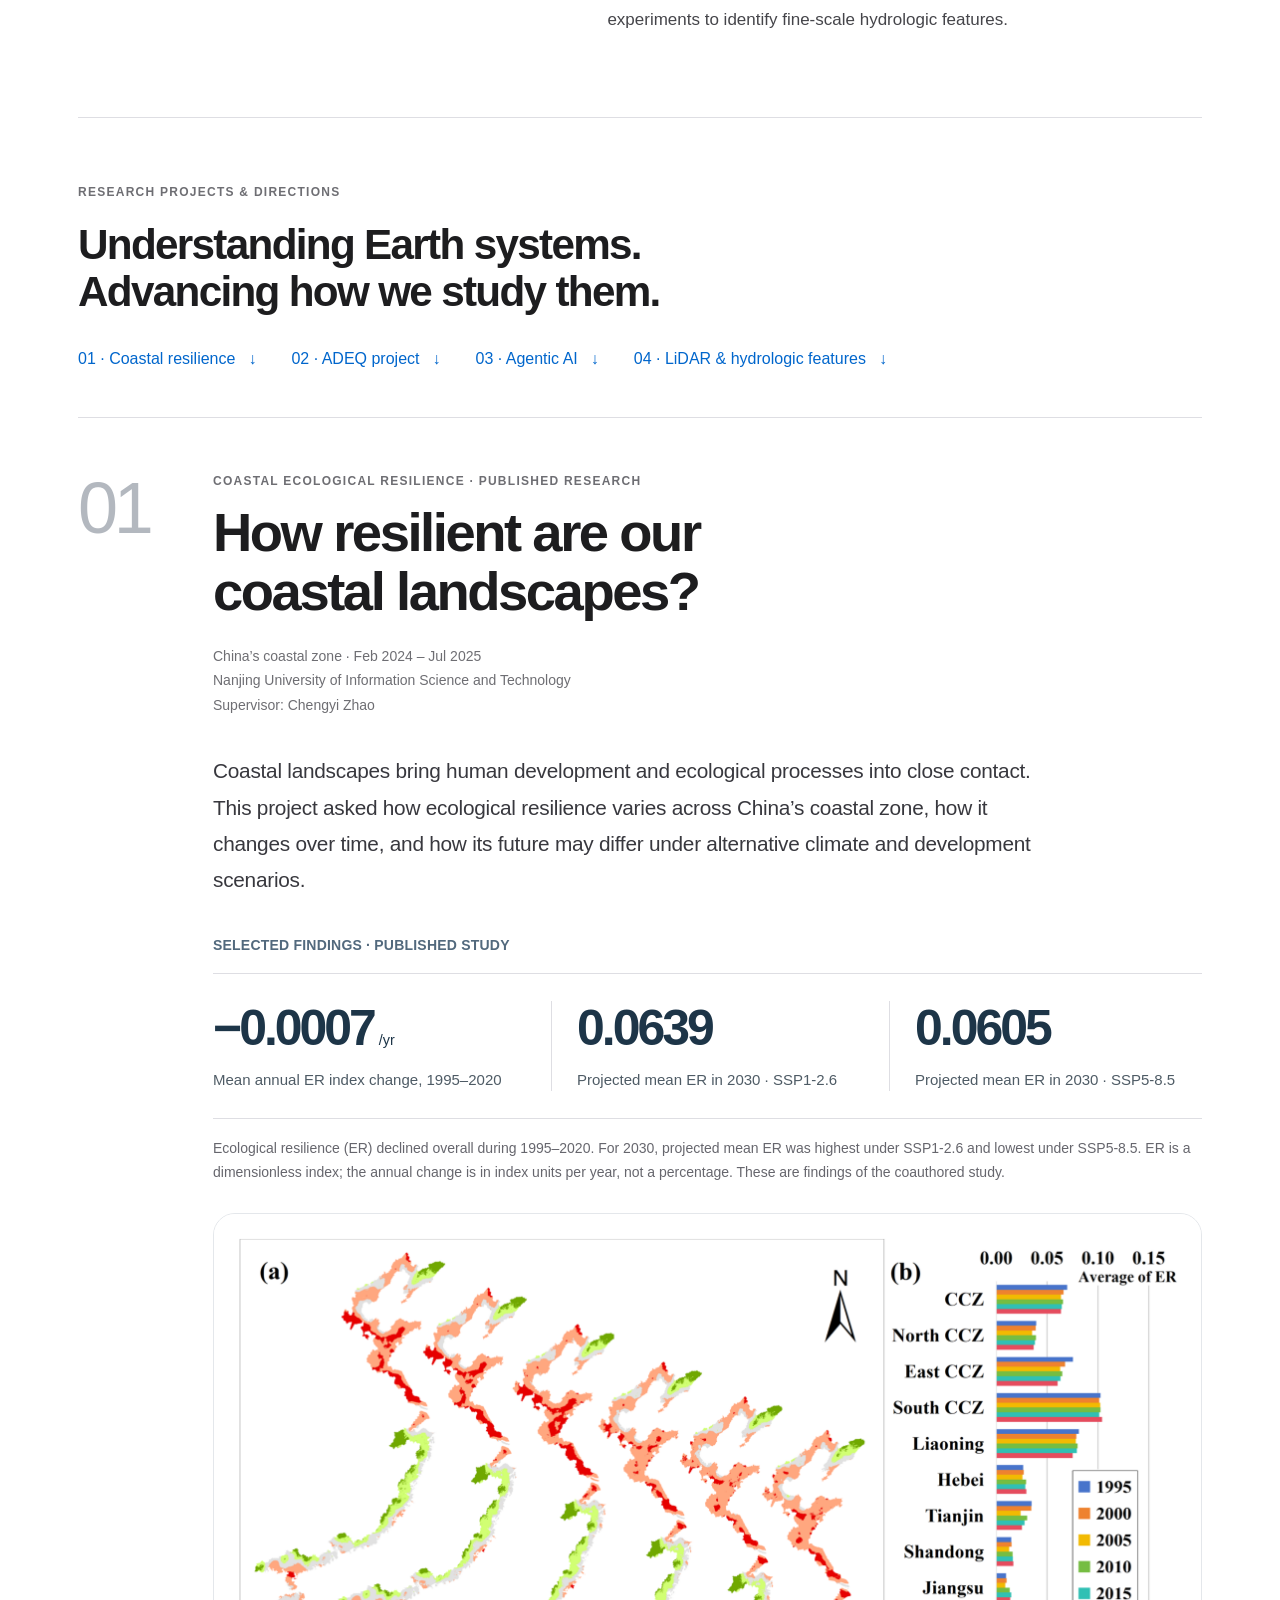
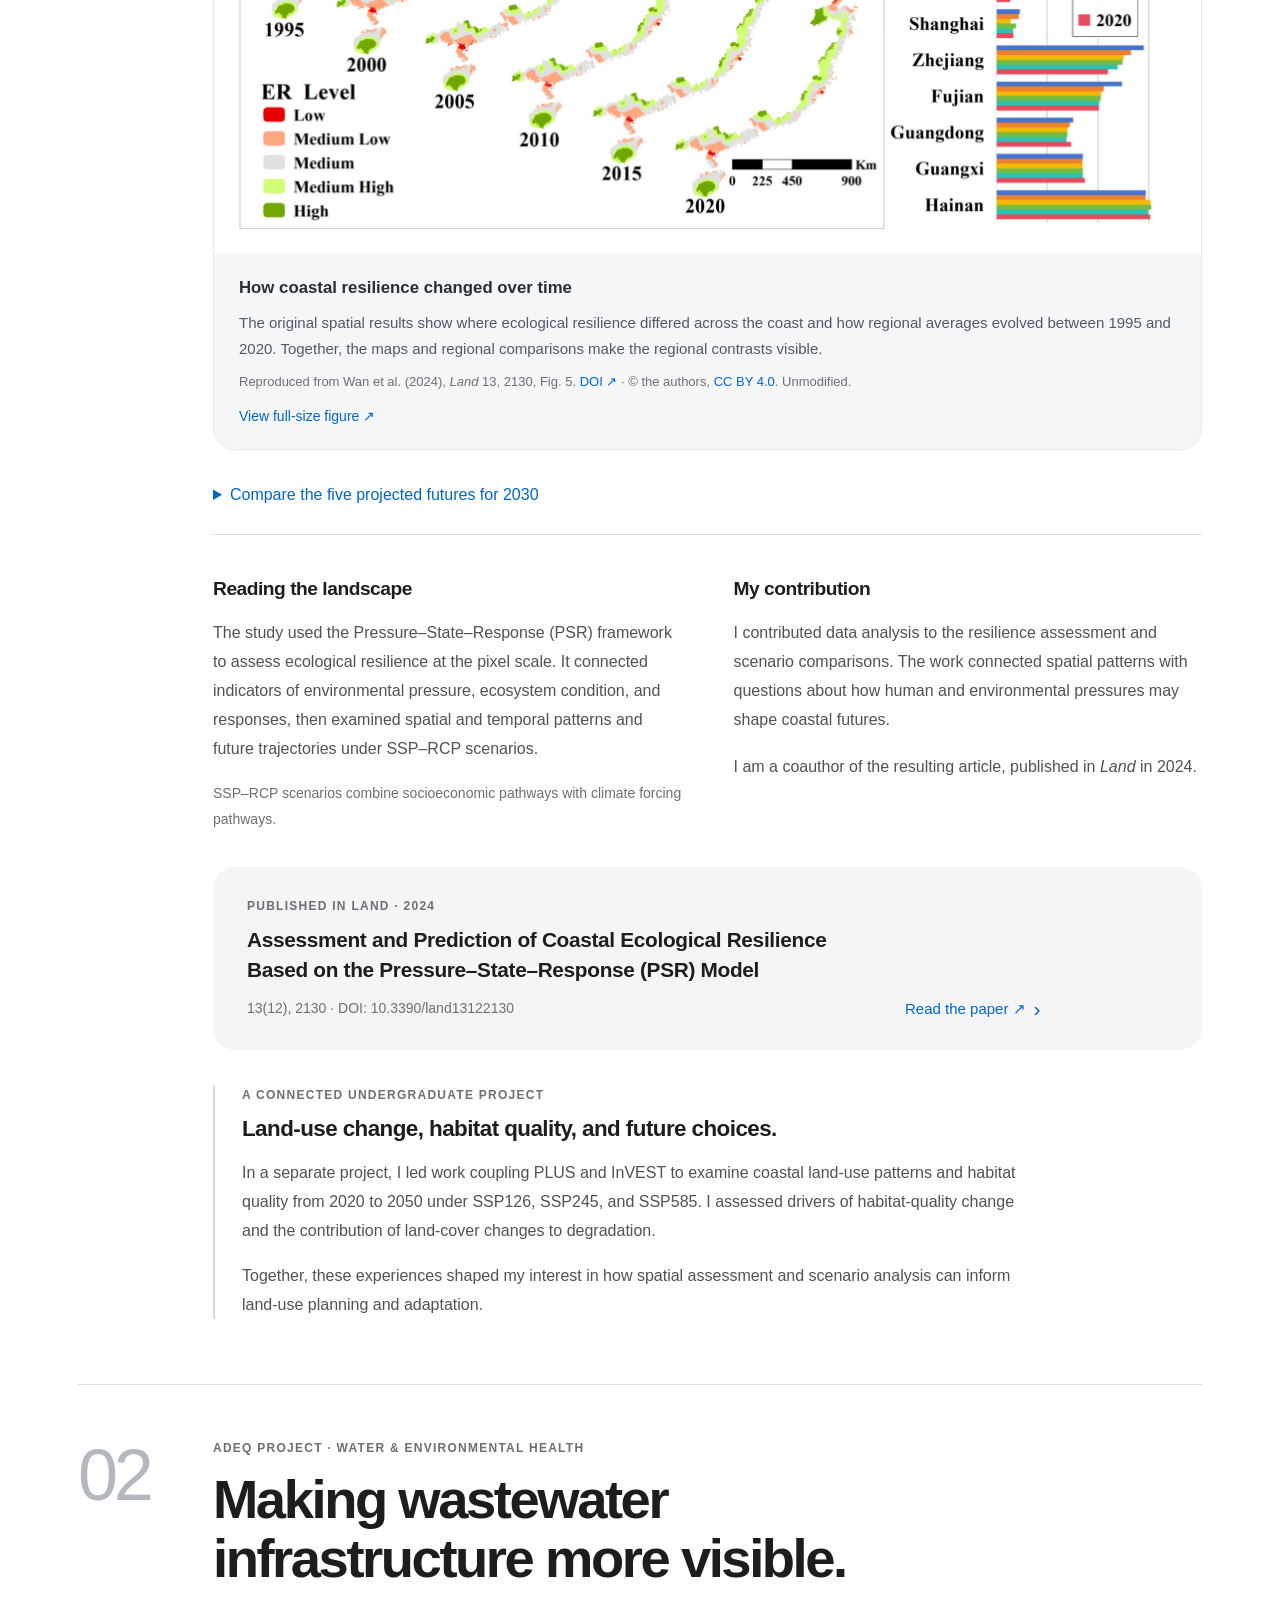
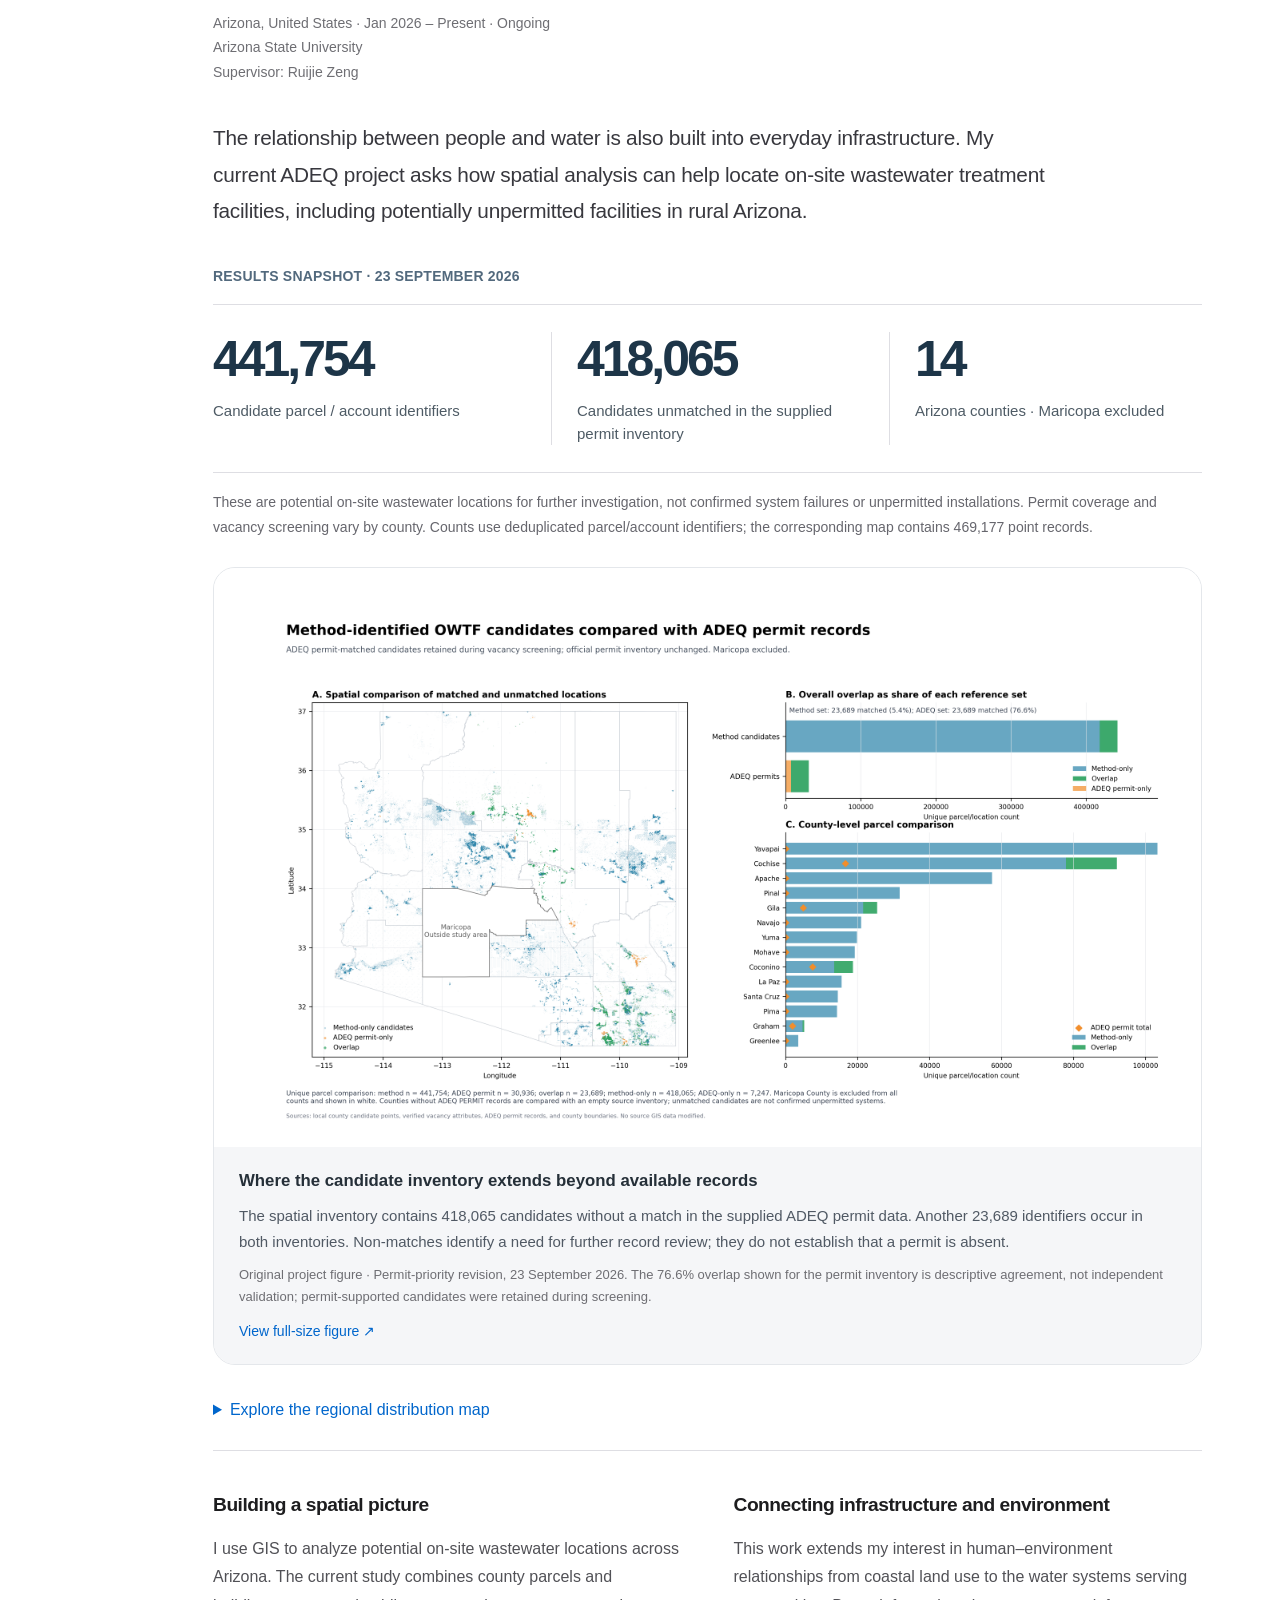
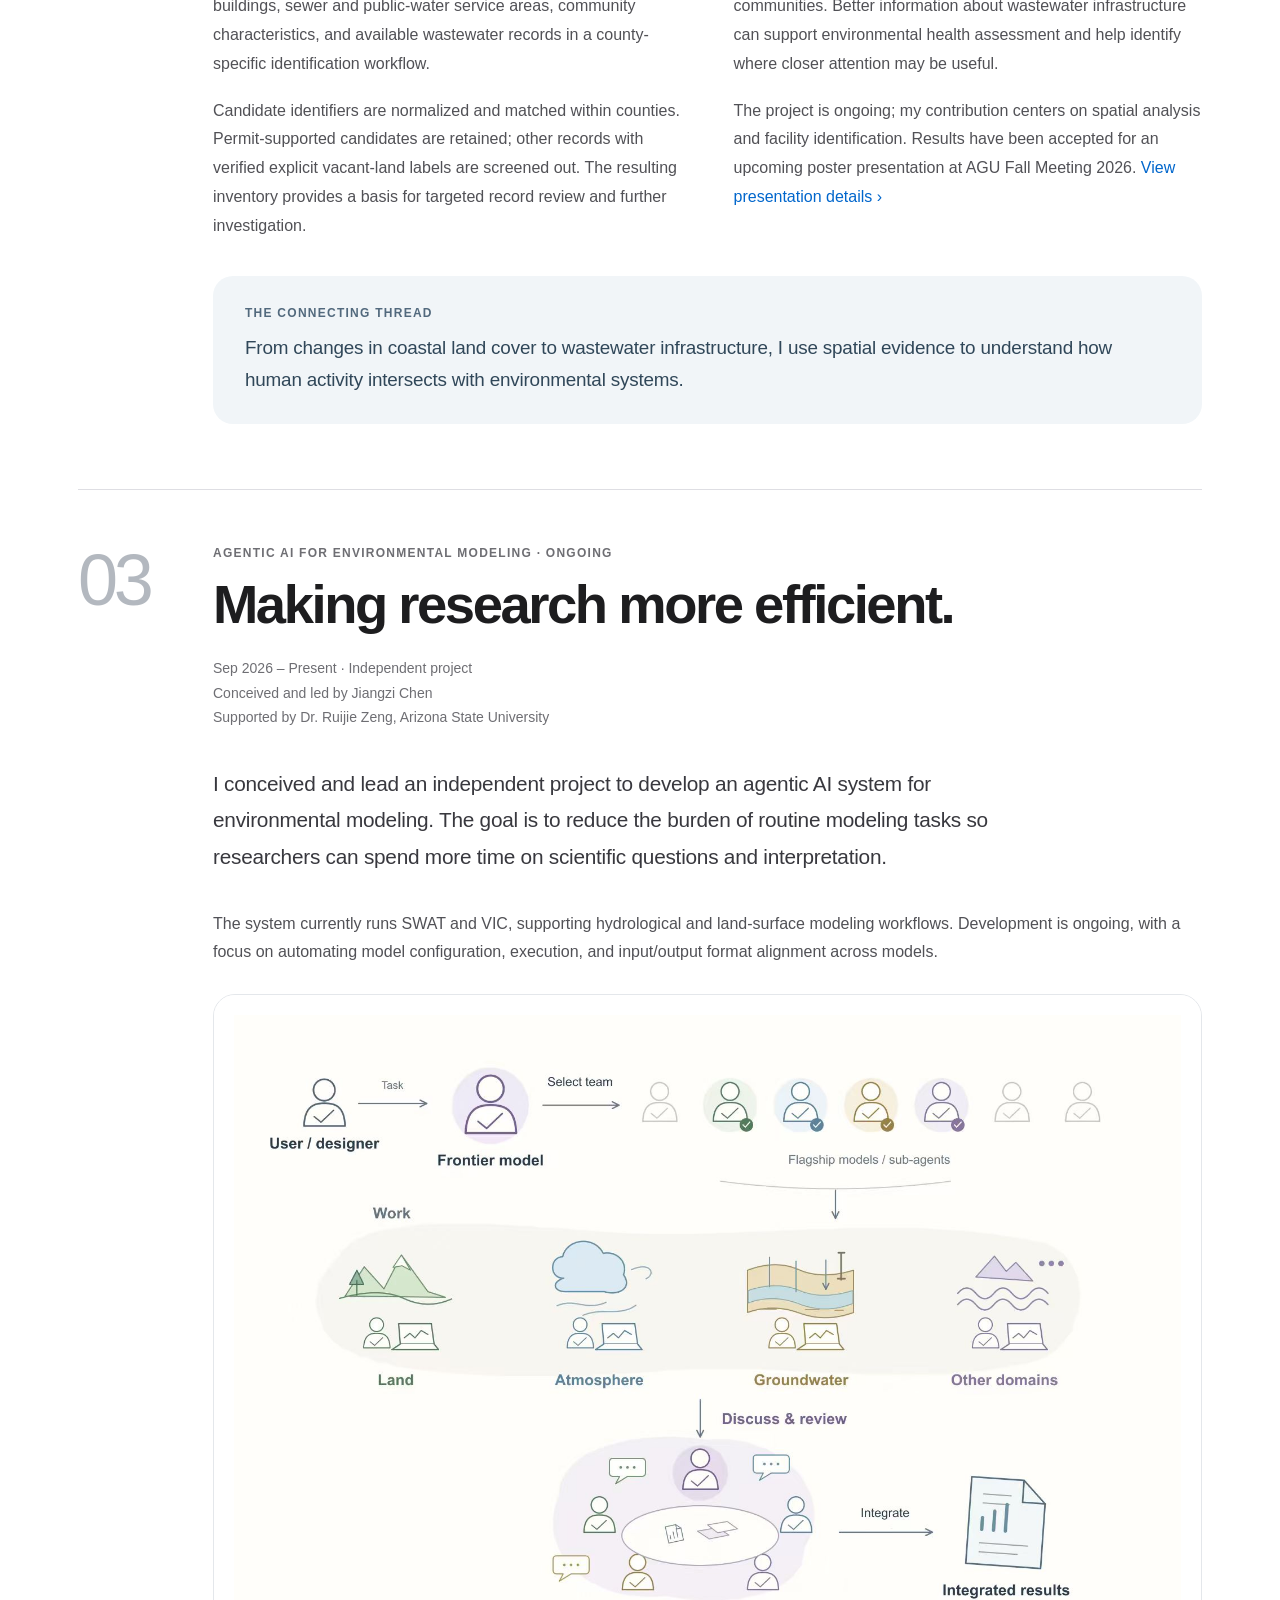
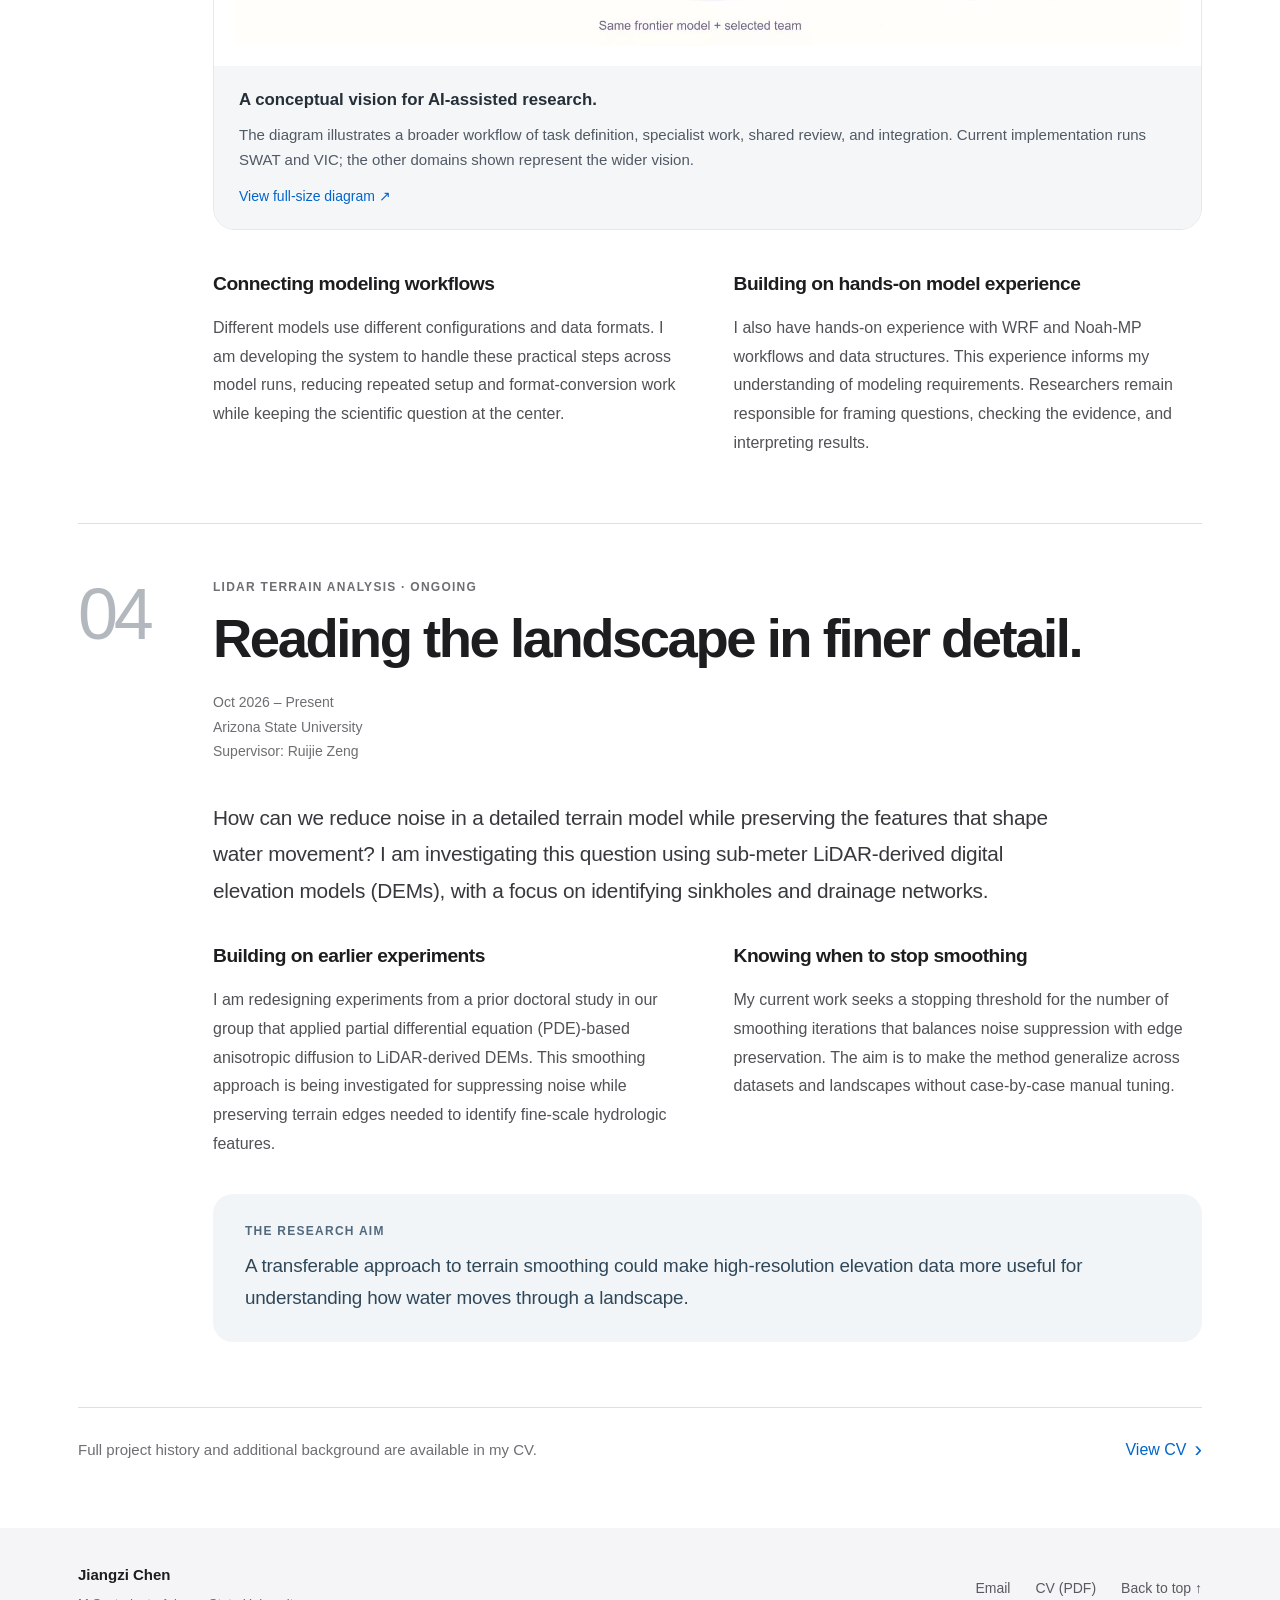
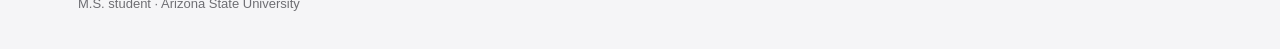
<file: research/index.html>
<!doctype html>
<html lang="en"><head><meta charset="utf-8"><meta name="viewport" content="width=device-width, initial-scale=1"><meta name="theme-color" content="#f5f5f7"><title>Research — Jiangzi Chen</title><meta name="description" content="Jiangzi Chen’s research on human–water feedbacks, coastal resilience, wastewater infrastructure, agentic AI modeling workflows, and LiDAR-derived terrain."><link rel="icon" type="image/svg+xml" href="data:image/svg+xml,%3Csvg xmlns='http://www.w3.org/2000/svg' viewBox='0 0 32 32'%3E%3Crect width='32' height='32' rx='8' fill='%231d1d1f'/%3E%3Cpath d='M20 7v13c0 7-11 7-11 0M14 7h11' fill='none' stroke='white' stroke-width='3'/%3E%3C/svg%3E"><link rel="stylesheet" href="/styles.css"></head><body id="top"><a class="skip-link" href="#main">Skip to content</a><header class="site-header"><div class="header-inner"><a class="brand" href="/">Jiangzi Chen<span class="accent">.</span></a><nav aria-label="Main navigation"><a href="/">About</a><a href="/research/" aria-current="page">Research</a><a href="/publications/">Publications</a><a href="/education/">Education</a><a href="/contact/">Contact</a></nav><a class="header-cv" href="/assets/Jiangzi-Chen-CV.pdf" aria-label="Curriculum vitae, PDF">CV ↗</a></div></header><main id="main"><div class="page-shell research-story">
  <section class="page-heading research-hero"><p class="eyebrow">RESEARCH · HUMAN–ENVIRONMENT RELATIONSHIPS</p><h1>The future <br>we hope for<span class="accent">.</span></h1><p class="page-intro">Understanding how we shape our environment—and how a changing environment shapes our lives.</p></section>
  <figure class="concept-figure adaptation-figure">
  <div class="climate-context"><span class="eyebrow">IN A CHANGING CLIMATE</span><p>Shifting temperature, precipitation, and extremes</p></div>
  <svg class="diagram-wide" viewBox="0 0 1040 420" role="img" aria-labelledby="adaptation-title adaptation-desc">
    <title id="adaptation-title">From human impacts to climate adaptation</title>
    <desc id="adaptation-desc">In a changing climate, human activities alter land, water, and emissions. Interacting Earth systems influence water security, flooding, ecosystem resilience, and human health. Understanding these feedbacks informs adaptation in planning, infrastructure, and ecosystem stewardship, which changes human practices.</desc>
    <defs><marker id="adaptation-arrow" viewBox="0 0 10 10" refX="8" refY="5" markerWidth="7" markerHeight="7" orient="auto-start-reverse"><path d="M 1 1 L 9 5 L 1 9" fill="none" stroke="#527792" stroke-width="1.5" stroke-linecap="round" stroke-linejoin="round"/></marker></defs>
    <rect x="25" y="20" width="350" height="140" rx="23" fill="#fff"/>
    <rect x="665" y="20" width="350" height="140" rx="23" fill="#e5eef8"/>
    <rect x="665" y="270" width="350" height="130" rx="23" fill="#fff"/>
    <rect x="25" y="270" width="350" height="130" rx="23" fill="#1d3548"/>
    <g class="svg-title"><text x="51" y="59">Human activities</text><text x="691" y="59">Earth system responses</text><text x="691" y="309">Consequences for society</text><text x="51" y="309" fill="#fff">Adaptation</text></g>
    <g class="svg-copy"><text x="51" y="96"><tspan x="51">Cities, land use, agriculture</tspan><tspan x="51" dy="28">Water &amp; wastewater management</tspan></text><text x="691" y="96"><tspan x="691">Atmosphere · water · land · life</tspan><tspan x="691" dy="28">Hydrologic &amp; climate feedbacks</tspan></text><text x="691" y="346"><tspan x="691">Water security, flooding</tspan><tspan x="691" dy="27">Ecosystem resilience &amp; health</tspan></text><text x="51" y="346" fill="#e3edf5"><tspan x="51">Informed planning &amp; infrastructure</tspan><tspan x="51" dy="27">Ecosystem stewardship</tspan></text></g>
    <g fill="none" stroke="#527792" stroke-width="1.8" marker-end="url(#adaptation-arrow)"><path d="M393 101 H647"/><path d="M840 178 V251"/><path d="M647 335 H393"/><path d="M200 251 V178"/></g>
    <g class="svg-label" text-anchor="middle"><text x="520" y="65"><tspan x="520">Alter land, water</tspan><tspan x="520" dy="23">&amp; emissions</tspan></text><text x="520" y="313">Inform decisions</text><text x="861" y="210" text-anchor="start"><tspan x="861">Changing</tspan><tspan x="861" dy="22">risks</tspan></text><text x="221" y="210" text-anchor="start"><tspan x="221">Change</tspan><tspan x="221" dy="22">practices</tspan></text></g>
    <text x="520" y="201" text-anchor="middle" class="svg-center"><tspan x="520">Understand the feedbacks.</tspan><tspan x="520" dy="28">Inform a resilient future.</tspan></text>
  </svg>
  <div class="diagram-mobile adaptation-mobile"><div class="diagram-node"><h3>Human activities</h3><p>Cities, land use, agriculture<br>Water &amp; wastewater management</p></div><p class="mobile-connector">↓ Alter land, water &amp; emissions</p><div class="diagram-node earth-node"><h3>Earth system responses</h3><p>Atmosphere · water · land · life<br>Hydrologic &amp; climate feedbacks</p></div><p class="mobile-connector">↓ Change environmental risks</p><div class="diagram-node"><h3>Consequences for society</h3><p>Water security, flooding<br>Ecosystem resilience &amp; health</p></div><p class="mobile-connector">↓ Inform decisions</p><div class="diagram-node adaptation-node"><h3>Adaptation</h3><p>Planning &amp; infrastructure<br>Ecosystem stewardship</p></div><p class="mobile-return">↺ Adaptation changes human practices</p></div>
  <figcaption>Conceptual schematic. Human impacts and environmental feedbacks motivate adaptation; direct land and water effects interact with climate-driven change. <a href="https://www.ipcc.ch/report/ar6/wg2/chapter/technical-summary/">Climate &amp; adaptation background ↗</a></figcaption>
</figure>
  <section class="research-perspective"><h2>From understanding change <br>to informing adaptation.</h2><div class="prose"><p>Climate change is reshaping the conditions in which people and ecosystems depend on water. At the same time, urbanization, land-use change, and water management alter the movement and quality of water. These processes connect the atmosphere, hydrosphere, lithosphere, and biosphere, with consequences for communities and ecosystems.</p><p>My research interests center on this two-way relationship. I want to investigate how human activities affect the hydrologic cycle and how environmental feedbacks can inform adaptation. My work approaches this broader goal through coastal resilience assessment, land-use and habitat modeling, and the spatial identification of wastewater facilities. I am also developing agentic AI workflows to make modeling more efficient and redesigning LiDAR-based experiments to identify fine-scale hydrologic features.</p></div></section>
  <div class="featured-heading"><p class="eyebrow">RESEARCH PROJECTS &amp; DIRECTIONS</p><h2>Understanding Earth systems.<br>Advancing how we study them.</h2><nav aria-label="Featured research"><a href="#coastal-resilience">01 · Coastal resilience <span aria-hidden="true">↓</span></a><a href="#wastewater">02 · ADEQ project <span aria-hidden="true">↓</span></a><a href="#ai-research">03 · Agentic AI <span aria-hidden="true">↓</span></a><a href="#lidar">04 · LiDAR &amp; hydrologic features <span aria-hidden="true">↓</span></a></nav></div>
  <article class="featured-study" id="coastal-resilience"><div class="study-title"><span class="study-number">01</span><div><p class="eyebrow">COASTAL ECOLOGICAL RESILIENCE · PUBLISHED RESEARCH</p><h2>How resilient are our <br>coastal landscapes?</h2><p class="study-meta">China’s coastal zone · Feb 2024 – Jul 2025<br>Nanjing University of Information Science and Technology<br>Supervisor: Chengyi Zhao</p></div></div><p class="study-opening">Coastal landscapes bring human development and ecological processes into close contact. This project asked how ecological resilience varies across China’s coastal zone, how it changes over time, and how its future may differ under alternative climate and development scenarios.</p>
  <section class="research-results coastal-results" aria-label="Published coastal resilience results"><p class="results-label">SELECTED FINDINGS · PUBLISHED STUDY</p><div class="result-metrics"><div class="result-metric"><strong class="metric-value">−0.0007<span class="metric-unit">/yr</span></strong><span class="metric-label">Mean annual ER index change, 1995–2020</span></div><div class="result-metric"><strong class="metric-value">0.0639</strong><span class="metric-label">Projected mean ER in 2030 · SSP1-2.6</span></div><div class="result-metric"><strong class="metric-value">0.0605</strong><span class="metric-label">Projected mean ER in 2030 · SSP5-8.5</span></div></div><p class="results-note">Ecological resilience (ER) declined overall during 1995–2020. For 2030, projected mean ER was highest under SSP1-2.6 and lowest under SSP5-8.5. ER is a dimensionless index; the annual change is in index units per year, not a percentage. These are findings of the coauthored study.</p>
  <figure class="research-figure"><a href="/assets/coastal-resilience-fig5.png" target="_blank" rel="noopener" aria-label="Open full-size figure: How coastal resilience changed over time"><img src="/assets/coastal-resilience-fig5.png" width="3802" height="2411" loading="lazy" decoding="async" alt="Six maps showing ecological resilience across China’s coastal zone from 1995 to 2020, with a chart comparing average resilience across coastal regions and provinces."></a><figcaption><strong>How coastal resilience changed over time</strong>The original spatial results show where ecological resilience differed across the coast and how regional averages evolved between 1995 and 2020. Together, the maps and regional comparisons make the regional contrasts visible.<span class="figure-credit">Reproduced from Wan et al. (2024), <i>Land</i> 13, 2130, Fig. 5. <a href="https://doi.org/10.3390/land13122130">DOI ↗</a> · © the authors, <a href="https://creativecommons.org/licenses/by/4.0/">CC BY 4.0</a>. Unmodified.</span><div class="figure-tools"><a href="/assets/coastal-resilience-fig5.png" target="_blank" rel="noopener">View full-size figure ↗</a></div></figcaption></figure>
  <details class="additional-figure"><summary>Compare the five projected futures for 2030</summary><figure class="research-figure"><a href="/assets/coastal-resilience-fig8.png" target="_blank" rel="noopener" aria-label="Open full-size figure: Different pathways, different coastal futures"><img src="/assets/coastal-resilience-fig8.png" width="3528" height="2470" loading="lazy" decoding="async" alt="Five maps and grouped bars showing projected coastal ecological resilience in 2030 under SSP1-2.6, SSP2-4.5, SSP3-7.0, SSP4-3.4, and SSP5-8.5."></a><figcaption><strong>Different pathways, different coastal futures</strong>The study compares projected ecological resilience under five socioeconomic and climate forcing scenarios. These are conditional model projections for 2030, rather than observed outcomes.<span class="figure-credit">Reproduced from Wan et al. (2024), <i>Land</i> 13, 2130, Fig. 8. <a href="https://doi.org/10.3390/land13122130">DOI ↗</a> · © the authors, <a href="https://creativecommons.org/licenses/by/4.0/">CC BY 4.0</a>. Unmodified.</span><div class="figure-tools"><a href="/assets/coastal-resilience-fig8.png" target="_blank" rel="noopener">View full-size figure ↗</a></div></figcaption></figure></details>
</section>
  <div class="study-detail-grid"><section><h3>Reading the landscape</h3><p>The study used the Pressure–State–Response (PSR) framework to assess ecological resilience at the pixel scale. It connected indicators of environmental pressure, ecosystem condition, and responses, then examined spatial and temporal patterns and future trajectories under SSP–RCP scenarios.</p><p class="term-note">SSP–RCP scenarios combine socioeconomic pathways with climate forcing pathways.</p></section><section><h3>My contribution</h3><p>I contributed data analysis to the resilience assessment and scenario comparisons. The work connected spatial patterns with questions about how human and environmental pressures may shape coastal futures.</p><p>I am a coauthor of the resulting article, published in <i>Land</i> in 2024.</p></section></div>
  <aside class="study-publication"><div><span class="eyebrow">PUBLISHED IN LAND · 2024</span><h3>Assessment and Prediction of Coastal Ecological Resilience Based on the Pressure–State–Response (PSR) Model</h3><p>13(12), 2130 · DOI: 10.3390/land13122130</p></div><a class="text-link" href="https://doi.org/10.3390/land13122130">Read the paper ↗ <span aria-hidden="true">›</span></a></aside>
  <section class="related-study" id="habitat-quality"><p class="eyebrow">A CONNECTED UNDERGRADUATE PROJECT</p><h3>Land-use change, habitat quality, and future choices.</h3><p>In a separate project, I led work coupling PLUS and InVEST to examine coastal land-use patterns and habitat quality from 2020 to 2050 under SSP126, SSP245, and SSP585. I assessed drivers of habitat-quality change and the contribution of land-cover changes to degradation.</p><p>Together, these experiences shaped my interest in how spatial assessment and scenario analysis can inform land-use planning and adaptation.</p></section></article>
  <article class="featured-study" id="wastewater"><div class="study-title"><span class="study-number">02</span><div><p class="eyebrow">ADEQ PROJECT · WATER &amp; ENVIRONMENTAL HEALTH</p><h2>Making wastewater <br>infrastructure more visible.</h2><p class="study-meta">Arizona, United States · Jan 2026 – Present · Ongoing<br>Arizona State University<br>Supervisor: Ruijie Zeng</p></div></div><p class="study-opening">The relationship between people and water is also built into everyday infrastructure. My current ADEQ project asks how spatial analysis can help locate on-site wastewater treatment facilities, including potentially unpermitted facilities in rural Arizona.</p>
  <section class="research-results" aria-label="ADEQ project results"><p class="results-label">RESULTS SNAPSHOT · 23 SEPTEMBER 2026</p><div class="result-metrics"><div class="result-metric"><strong class="metric-value">441,754</strong><span class="metric-label">Candidate parcel / account identifiers</span></div><div class="result-metric"><strong class="metric-value">418,065</strong><span class="metric-label">Candidates unmatched in the supplied permit inventory</span></div><div class="result-metric"><strong class="metric-value">14</strong><span class="metric-label">Arizona counties · Maricopa excluded</span></div></div><p class="results-note">These are potential on-site wastewater locations for further investigation, not confirmed system failures or unpermitted installations. Permit coverage and vacancy screening vary by county. Counts use deduplicated parcel/account identifiers; the corresponding map contains 469,177 point records.</p>
  <figure class="research-figure"><a href="/assets/adeq-permit-comparison-20260923.png" target="_blank" rel="noopener" aria-label="Open full-size figure: Where the candidate inventory extends beyond available records"><img src="/assets/adeq-permit-comparison-20260923.png" width="4740" height="2700" loading="lazy" decoding="async" alt="Arizona map and county bar charts comparing candidate on-site wastewater locations with supplied ADEQ permits. There are 441,754 candidate identifiers, 30,936 permit identifiers, and 23,689 shared identifiers."></a><figcaption><strong>Where the candidate inventory extends beyond available records</strong>The spatial inventory contains 418,065 candidates without a match in the supplied ADEQ permit data. Another 23,689 identifiers occur in both inventories. Non-matches identify a need for further record review; they do not establish that a permit is absent.<span class="figure-credit">Original project figure · Permit-priority revision, 23 September 2026. The 76.6% overlap shown for the permit inventory is descriptive agreement, not independent validation; permit-supported candidates were retained during screening.</span><div class="figure-tools"><a href="/assets/adeq-permit-comparison-20260923.png" target="_blank" rel="noopener">View full-size figure ↗</a></div></figcaption></figure>
  <details class="additional-figure"><summary>Explore the regional distribution map</summary><figure class="research-figure"><a href="/assets/adeq-candidate-distribution-20260923.png" target="_blank" rel="noopener" aria-label="Open full-size figure: From a regional inventory to local patterns"><img src="/assets/adeq-candidate-distribution-20260923.png" width="5871" height="4008" loading="lazy" decoding="async" alt="Distribution of potential on-site wastewater point records across 14 Arizona counties, with eight local windows illustrating concentrations in southeastern Arizona."></a><figcaption><strong>From a regional inventory to local patterns</strong>The 469,177 retained point records reveal spatial concentrations across 14 counties. Eight local windows show patterns around communities in southeastern Arizona. Window counts are not municipal totals and should not be added together.<span class="figure-credit">Original project figure · Permit-priority revision, 23 September 2026. Maricopa is outside the study area.</span><div class="figure-tools"><a href="/assets/adeq-candidate-distribution-20260923.png" target="_blank" rel="noopener">View full-size figure ↗</a></div></figcaption></figure></details>
</section>
  <div class="study-detail-grid"><section><h3>Building a spatial picture</h3><p>I use GIS to analyze potential on-site wastewater locations across Arizona. The current study combines county parcels and buildings, sewer and public-water service areas, community characteristics, and available wastewater records in a county-specific identification workflow.</p><p>Candidate identifiers are normalized and matched within counties. Permit-supported candidates are retained; other records with verified explicit vacant-land labels are screened out. The resulting inventory provides a basis for targeted record review and further investigation.</p></section><section><h3>Connecting infrastructure and environment</h3><p>This work extends my interest in human–environment relationships from coastal land use to the water systems serving communities. Better information about wastewater infrastructure can support environmental health assessment and help identify where closer attention may be useful.</p><p>The project is ongoing; my contribution centers on spatial analysis and facility identification. Results have been accepted for an upcoming poster presentation at AGU Fall Meeting 2026. <a href="/publications/#conference-presentations">View presentation details ›</a></p></section></div>
  <div class="study-takeaway"><span class="eyebrow">THE CONNECTING THREAD</span><p>From changes in coastal land cover to wastewater infrastructure, I use spatial evidence to understand how human activity intersects with environmental systems.</p></div></article><article class="featured-study" id="ai-research">
    <div class="study-title"><span class="study-number">03</span><div><p class="eyebrow">AGENTIC AI FOR ENVIRONMENTAL MODELING · ONGOING</p><h2>Making research more efficient.</h2><p class="study-meta">Sep 2026 – Present · Independent project<br>Conceived and led by Jiangzi Chen<br>Supported by Dr. Ruijie Zeng, Arizona State University</p></div></div>
    <p class="study-opening">I conceived and lead an independent project to develop an agentic AI system for environmental modeling. The goal is to reduce the burden of routine modeling tasks so researchers can spend more time on scientific questions and interpretation.</p>
    <div class="research-results">
      <p class="results-method">The system currently runs SWAT and VIC, supporting hydrological and land-surface modeling workflows. Development is ongoing, with a focus on automating model configuration, execution, and input/output format alignment across models.</p>
      <figure class="research-figure">
        <a href="/assets/ai-research-workflow.jpg" aria-label="View the full-size AI research workflow diagram"><img src="/assets/ai-research-workflow.jpg" width="1680" height="1120" loading="lazy" alt="Conceptual workflow: a user defines a task for a coordinating frontier model, which selects specialist agents for land, atmosphere, groundwater, and other domains. The same model and selected team discuss and review their work, then integrate the results."></a>
        <figcaption><strong>A conceptual vision for AI-assisted research.</strong>The diagram illustrates a broader workflow of task definition, specialist work, shared review, and integration. Current implementation runs SWAT and VIC; the other domains shown represent the wider vision.<div class="figure-tools"><a href="/assets/ai-research-workflow.jpg">View full-size diagram ↗</a></div></figcaption>
      </figure>
    </div>
    <div class="study-detail-grid">
      <section><h3>Connecting modeling workflows</h3><p>Different models use different configurations and data formats. I am developing the system to handle these practical steps across model runs, reducing repeated setup and format-conversion work while keeping the scientific question at the center.</p></section>
      <section><h3>Building on hands-on model experience</h3><p>I also have hands-on experience with WRF and Noah-MP workflows and data structures. This experience informs my understanding of modeling requirements. Researchers remain responsible for framing questions, checking the evidence, and interpreting results.</p></section>
    </div>
  </article><article class="featured-study" id="lidar">
    <div class="study-title"><span class="study-number">04</span><div><p class="eyebrow">LIDAR TERRAIN ANALYSIS · ONGOING</p><h2>Reading the landscape in finer detail.</h2><p class="study-meta">Oct 2026 – Present<br>Arizona State University<br>Supervisor: Ruijie Zeng</p></div></div>
    <p class="study-opening">How can we reduce noise in a detailed terrain model while preserving the features that shape water movement? I am investigating this question using sub-meter LiDAR-derived digital elevation models (DEMs), with a focus on identifying sinkholes and drainage networks.</p>
    <div class="study-detail-grid">
      <section><h3>Building on earlier experiments</h3><p>I am redesigning experiments from a prior doctoral study in our group that applied partial differential equation (PDE)-based anisotropic diffusion to LiDAR-derived DEMs. This smoothing approach is being investigated for suppressing noise while preserving terrain edges needed to identify fine-scale hydrologic features.</p></section>
      <section><h3>Knowing when to stop smoothing</h3><p>My current work seeks a stopping threshold for the number of smoothing iterations that balances noise suppression with edge preservation. The aim is to make the method generalize across datasets and landscapes without case-by-case manual tuning.</p></section>
    </div>
    <div class="study-takeaway"><span class="eyebrow">THE RESEARCH AIM</span><p>A transferable approach to terrain smoothing could make high-resolution elevation data more useful for understanding how water moves through a landscape.</p></div>
  </article><aside class="endnote"><p>Full project history and additional background are available in my CV.</p><a class="text-link" href="/assets/Jiangzi-Chen-CV.pdf">View CV <span aria-hidden="true">›</span></a></aside></div></main><footer class="site-footer"><div class="footer-inner"><div><a class="footer-name" href="/">Jiangzi Chen</a><p>M.S. student · Arizona State University</p></div><div class="footer-links"><a href="mailto:jchen722@asu.edu">Email</a><a href="/assets/Jiangzi-Chen-CV.pdf">CV (PDF)</a><a href="#top">Back to top ↑</a></div></div></footer></body></html>
</file>
<file: styles.css>
:root{color-scheme:light;--ink:#1d1d1f;--muted:#6e6e73;--blue:#0066cc;--button:#0071e3;--surface:#f5f5f7;--line:#dedee3;--font:-apple-system,BlinkMacSystemFont,'Segoe UI','Helvetica Neue',Arial,sans-serif}
*{box-sizing:border-box}html{scroll-behavior:smooth;scroll-padding-top:104px}body{margin:0;background:#fff;color:var(--ink);font:1rem/1.65 var(--font);-webkit-font-smoothing:antialiased}a{color:var(--blue);text-decoration:none;text-underline-offset:.2em}a:hover{text-decoration:underline}a:focus-visible{outline:3px solid var(--blue);outline-offset:5px;border-radius:4px}h1,h2,h3,h4,p,figure{margin:0}h1,h2,h3,h4{line-height:1.12}h1{font-size:clamp(3rem,5.8vw,4.8rem);letter-spacing:-.055em;font-weight:650}h2{font-size:clamp(2rem,3.3vw,2.85rem);font-weight:620;letter-spacing:-.04em}h3{font-size:1.45rem;letter-spacing:-.025em;font-weight:620}h4{font-size:1rem;font-weight:650}.accent{color:var(--blue)}.skip-link{position:absolute;top:-100px;left:20px;background:#fff;padding:12px 18px;z-index:100}.skip-link:focus{top:10px}
.site-header{position:sticky;top:0;z-index:20;background:rgba(255,255,255,.88);border-bottom:1px solid rgba(0,0,0,.085);backdrop-filter:saturate(180%) blur(22px);-webkit-backdrop-filter:saturate(180%) blur(22px)}.header-inner{max-width:1200px;margin:auto;min-height:76px;padding:0 38px;display:flex;align-items:center;gap:38px}.brand{color:var(--ink);font-size:1.25rem;font-weight:650;letter-spacing:-.035em;white-space:nowrap}.brand:hover{text-decoration:none}.site-header nav{display:flex;align-items:stretch;margin-left:auto;gap:30px}.site-header nav a{position:relative;padding:27px 0 25px;color:#505055;font-size:.875rem;line-height:24px}.site-header nav a:hover{color:var(--ink);text-decoration:none}.site-header nav a[aria-current='page']{color:var(--ink);font-weight:600}.site-header nav a[aria-current='page']::after{content:'';position:absolute;height:2px;background:var(--ink);left:0;right:0;bottom:17px;border-radius:1px}.header-cv{background:var(--ink);color:white;font-size:.875rem;border-radius:100px;padding:5px 14px;white-space:nowrap}.header-cv:hover{background:#3a3a3c;text-decoration:none}.page-shell{max-width:1200px;padding:0 38px;margin:auto}.eyebrow{color:var(--muted);font-size:.75rem;line-height:1.5;letter-spacing:.105em;font-weight:650;margin-bottom:20px}
.profile-hero{display:grid;grid-template-columns:280px minmax(0,1fr);gap:76px;padding:84px 0 82px;align-items:start}.portrait{width:100%;aspect-ratio:4/5;border-radius:28px;overflow:hidden;background:var(--surface);margin-top:8px}.portrait img{width:100%;height:100%;display:block;object-fit:cover}.portrait-placeholder{display:flex;flex-direction:column;justify-content:center;align-items:center;border:1px solid #e9e9ed}.portrait-monogram{font-size:4.8rem;font-weight:250;letter-spacing:-.07em;color:#b7b7bd;margin-top:auto;line-height:1}.portrait figcaption{margin-top:auto;padding-bottom:26px;font-size:.8125rem;color:var(--muted)}.profile-intro h1{font-size:clamp(3.1rem,5.1vw,4.45rem)}.profile-role{font-size:1.375rem;font-weight:500;line-height:1.4;letter-spacing:-.02em;margin-top:25px}.profile-role span{color:var(--muted);font-weight:400}.hero-bio{font-size:1.125rem;line-height:1.75;margin-top:30px;max-width:640px;color:#45454a}.hero-actions{display:flex;align-items:center;gap:26px;flex-wrap:wrap;margin-top:30px}.button{display:inline-flex;align-items:center;justify-content:center;gap:14px;background:var(--button);color:white;border-radius:999px;padding:12px 22px;font-size:.9375rem;line-height:1.4;transition:background .2s ease}.button:hover{background:#0077ed;text-decoration:none}.button span{font-size:.8125rem}.button.secondary{background:#e8eef7;color:#005dbb}.button.secondary:hover{background:#dce8f7}.text-link{display:inline-flex;gap:8px;align-items:center;font-size:1rem;line-height:1.5}.text-link>span{font-size:1.4em;line-height:1}
.section-spacing{padding:72px 0}.about-story{border-top:1px solid var(--line);display:grid;grid-template-columns:280px minmax(0,1fr);gap:76px}.about-story h2{font-size:2.6rem;line-height:1.18}.prose{color:#45454a;font-size:1.0625rem;line-height:1.85}.prose p+p{margin-top:22px}.prose .text-link{margin-top:25px}.section-title{margin-bottom:35px}.section-title h2{max-width:780px}.interests-section{padding-top:15px;padding-bottom:100px}.interest-grid{display:grid;grid-template-columns:repeat(4,minmax(0,1fr));gap:18px}.interest-card{background:var(--surface);border-radius:24px;padding:27px 24px 30px}.card-number{display:block;color:#87878c;font-size:.8125rem;margin-bottom:40px;font-variant-numeric:tabular-nums}.interest-card h3{font-size:1.3rem;line-height:1.25;min-height:3.75em;margin-bottom:15px}.interest-card p{font-size:.9375rem;line-height:1.65;color:var(--muted)}.page-heading{padding:80px 0 52px;max-width:920px}.page-heading .eyebrow{margin-bottom:22px}.page-intro{color:var(--muted);font-size:1.35rem;line-height:1.55;margin-top:25px;max-width:810px;letter-spacing:-.015em}
.research-index{display:grid;grid-template-columns:repeat(3,minmax(0,1fr));gap:12px 30px;padding:24px 28px;background:var(--surface);border-radius:20px;margin-bottom:66px}.research-index a{font-size:.9375rem;line-height:1.45;color:#45454a;display:flex;gap:14px;padding:8px 0}.research-index a span{font-size:.8125rem;color:#85858b;font-variant-numeric:tabular-nums}.project{padding:52px 0 58px;border-top:1px solid var(--line);scroll-margin-top:104px}.project-heading{display:grid;grid-template-columns:225px minmax(0,1fr);gap:50px;margin-bottom:35px}.project-number{display:block;font-size:2.9rem;font-weight:350;letter-spacing:-.05em;color:#aaaab0;line-height:1;margin-bottom:20px}.project-aside p{color:#515156;font-size:.875rem;margin-bottom:11px}.status-label{font-size:.8125rem;color:var(--muted);display:inline-block;line-height:1.5}.project-heading .eyebrow{margin-bottom:15px}.project-heading h2{font-size:clamp(1.8rem,3vw,2.55rem);line-height:1.16;letter-spacing:-.035em}.project-affiliation{color:#55555c;font-size:.9375rem;margin-top:18px;line-height:1.5}.supervisor{color:var(--muted);font-size:.875rem;margin-top:7px}.project-content{display:grid;grid-template-columns:1fr 1.1fr;gap:44px;margin-left:275px}.project-content h3{font-size:1rem;letter-spacing:0;margin-bottom:15px}.project-content>div>p{font-size:1rem;color:#515156;line-height:1.75}.project-facts{margin:24px 0 0;padding:21px 22px;background:var(--surface);border-radius:16px}.project-facts>div+div{margin-top:20px}.project-facts dt{font-size:.8125rem;font-weight:650;color:var(--muted);margin-bottom:5px}.project-facts dd{margin:0;font-size:.9375rem;line-height:1.6}.contribution-list{padding:0 0 0 18px;margin:0;color:#515156;font-size:1rem;line-height:1.75}.contribution-list li{padding-left:4px}.contribution-list li+li{margin-top:13px}.contribution-list li::marker{color:#a6a6ad;font-size:.75em}.research-outcome{margin-top:25px}.project-content .text-link{margin-top:16px}.endnote{display:flex;justify-content:space-between;align-items:center;gap:25px;border-top:1px solid var(--line);padding:30px 0 65px}.endnote p{color:var(--muted);font-size:.9375rem}.endnote a{white-space:nowrap}
.publication-section{margin-bottom:64px}.section-label{font-size:1.125rem;letter-spacing:-.015em;font-weight:600;display:flex;align-items:center;gap:16px;margin-bottom:24px}.section-label span{color:var(--muted);font-size:.8125rem;font-weight:400}.publication-card{background:var(--surface);border-radius:28px;padding:44px 46px}.publication-topline{display:flex;align-items:center;gap:18px;margin-bottom:25px;font-size:.875rem;color:var(--muted)}.status-badge{color:#005bb7;background:#e3edfb;padding:5px 12px;border-radius:999px;font-size:.8125rem;font-weight:600}.status-badge.neutral{background:#e7e7eb;color:#5b5b63}.publication-card h3{font-size:clamp(1.65rem,2.8vw,2.35rem);line-height:1.25;letter-spacing:-.033em;max-width:940px}.publication-card h3 a{color:inherit}.authors{color:#65656b;font-size:1rem;line-height:1.75;margin-top:25px}.authors strong{color:var(--ink);font-weight:600}.journal{color:var(--muted);margin-top:8px;font-size:.9375rem}.publication-details{display:grid;grid-template-columns:1fr 1fr;gap:50px;border-top:1px solid #dddde2;padding-top:28px;margin-top:32px}.publication-details p{font-size:1rem;color:#595960;line-height:1.75;margin-top:14px}.publication-details .text-link{margin-top:20px}.publication-actions{display:flex;flex-wrap:wrap;align-items:center;gap:24px;margin-top:30px}.doi{font-size:.875rem;color:var(--muted);overflow-wrap:anywhere}.manuscript-card{background:white;border:1px solid var(--line)}.publications-page{padding-bottom:15px}
.degree-list{border-top:1px solid var(--line)}.degree-card{display:grid;grid-template-columns:240px minmax(0,1fr);gap:46px;padding:40px 0 46px;border-bottom:1px solid var(--line)}.degree-year>span{font-size:1.85rem;letter-spacing:-.035em;font-weight:500}.degree-year p{color:var(--muted);font-size:.875rem;margin-top:8px}.degree-content .eyebrow{margin-bottom:13px}.degree-content h3{font-size:1.8rem;line-height:1.25}.degree-title{font-size:1.1rem;color:#45454a;margin-top:14px}.degree-content>p:last-child{color:var(--muted);font-size:1rem;line-height:1.8;margin-top:22px}.experience-section{padding-bottom:30px}.experience-card{display:grid;grid-template-columns:240px minmax(0,1fr);gap:46px;padding:30px 0;border-top:1px solid var(--line)}.experience-meta{font-size:.875rem;color:var(--muted)}.experience-meta p+p{margin-top:12px}.experience-card h3{line-height:1.3}.experience-context{color:var(--muted);margin:12px 0 21px;font-size:.9375rem}.toolkit{display:grid;grid-template-columns:1fr 1fr;gap:70px;border-top:1px solid var(--line)}.toolkit>div>p:last-child{color:var(--muted);font-size:1rem;margin-top:22px;max-width:420px}.tool-list{display:flex;flex-wrap:wrap;align-content:start;list-style:none;padding:0;gap:12px;margin:0}.tool-list li{padding:13px 22px;border-radius:15px;background:var(--surface);font-size:1rem}
.contact-page{padding-bottom:90px}.contact-page .page-heading{padding-bottom:45px}.contact-primary{padding:37px 0 45px;border-top:1px solid var(--line);border-bottom:1px solid var(--line)}.contact-primary .eyebrow{margin-bottom:15px}.email-link{color:var(--ink);font-size:clamp(1.6rem,4.2vw,3.3rem);line-height:1.35;font-weight:550;letter-spacing:-.035em;overflow-wrap:anywhere}.email-link>span{color:var(--blue)}.contact-primary>p:last-child{color:var(--muted);font-size:1rem;margin-top:14px}.contact-grid{display:grid;grid-template-columns:1fr 1fr;gap:24px;margin-top:32px}.contact-card{padding:34px 36px;border-radius:26px;background:var(--surface)}.contact-card h2{font-size:1.85rem;line-height:1.22}.contact-card>p:not(.eyebrow){color:var(--muted);font-size:1rem;line-height:1.7;margin-top:18px}.contact-card .button,.contact-card .text-link{margin-top:24px}.small-muted{color:var(--muted);font-size:.875rem!important}.site-footer{background:var(--surface)}.footer-inner{max-width:1200px;margin:auto;padding:34px 38px;display:flex;justify-content:space-between;align-items:center;gap:35px}.footer-name{color:var(--ink);font-weight:600;font-size:.9375rem}.footer-inner p{color:var(--muted);font-size:.8125rem;margin-top:5px}.footer-links{display:flex;gap:25px;flex-wrap:wrap}.footer-links a{color:#59595f;font-size:.875rem}
@media(max-width:1020px){.header-inner{gap:25px}.site-header nav{gap:21px}.profile-hero,.about-story{grid-template-columns:240px minmax(0,1fr);gap:45px}.profile-intro h1{font-size:3.4rem}.interest-grid{grid-template-columns:repeat(2,minmax(0,1fr))}.interest-card h3{min-height:auto}.card-number{margin-bottom:25px}.project-heading{grid-template-columns:180px minmax(0,1fr);gap:30px}.project-content{margin-left:210px;grid-template-columns:1fr;gap:30px}.project-facts{display:grid;grid-template-columns:1fr 1fr;gap:20px}.project-facts>div+div{margin-top:0}.degree-card,.experience-card{grid-template-columns:190px minmax(0,1fr);gap:32px}}
@media(max-width:760px){html{scroll-padding-top:125px}.header-inner{padding:15px 24px 0;min-height:auto;flex-wrap:wrap;gap:0;justify-content:space-between}.brand{font-size:1.2rem}.header-cv{order:1}.site-header nav{order:2;flex-basis:100%;margin:7px 0 0;gap:0;justify-content:space-between;flex-wrap:wrap}.site-header nav a{padding:11px 0 14px;font-size:.875rem}.site-header nav a[aria-current='page']::after{bottom:5px}.page-shell{padding:0 24px}.profile-hero{grid-template-columns:180px minmax(0,1fr);gap:30px;padding:50px 0}.profile-intro{display:contents}.profile-intro .eyebrow{grid-column:1/-1;grid-row:1;margin-bottom:0}.portrait{grid-column:1;grid-row:2/4;margin:0}.profile-intro h1{grid-column:2;grid-row:2;font-size:clamp(2.65rem,5vw,3.3rem);align-self:end}.profile-role{grid-column:2;grid-row:3;margin:0;font-size:1.125rem}.hero-bio{grid-column:1/-1;margin:0}.hero-actions{grid-column:1/-1;margin:0;gap:20px}.about-story{grid-template-columns:1fr;gap:26px}.about-story h2{font-size:2.2rem}.about-story h2 br{display:none}.section-spacing{padding:45px 0}.interest-grid{gap:16px}.interest-card{padding:25px}.interests-section{padding-top:10px;padding-bottom:60px}.page-heading{padding:48px 0 35px}h1{font-size:clamp(2.7rem,7vw,3.6rem)}.page-intro{font-size:1.18rem;margin-top:20px}.research-index{grid-template-columns:1fr 1fr;gap:8px 18px;padding:18px 22px;margin-bottom:38px}.research-index a{font-size:.875rem}.project{padding:35px 0 40px;scroll-margin-top:130px}.project-heading{grid-template-columns:1fr;gap:23px;margin-bottom:26px}.project-aside{display:flex;align-items:center;flex-wrap:wrap;gap:10px 20px}.project-number{font-size:1.7rem;margin:0}.project-aside p{margin:0}.project-content{margin-left:0;gap:27px}.project-heading h2{font-size:2rem}.publication-card{padding:30px;border-radius:22px}.publication-details{grid-template-columns:1fr;gap:26px}.publication-section{margin-bottom:42px}.degree-card,.experience-card{grid-template-columns:1fr;gap:22px}.degree-year>span{font-size:1.5rem}.degree-year p{display:inline;margin-left:18px}.degree-content h3{font-size:1.65rem}.experience-meta{display:flex;flex-wrap:wrap;gap:10px 24px}.experience-meta p+p{margin:0}.toolkit{grid-template-columns:1fr;gap:28px}.tool-list li{padding:10px 18px}.contact-grid{grid-template-columns:1fr;gap:20px}.contact-primary{padding:28px 0 35px}.contact-page{padding-bottom:60px}.endnote{flex-direction:column;align-items:start;padding-bottom:45px;gap:16px}.footer-inner{padding:28px 24px;align-items:start;flex-direction:column;gap:23px}}
@media(max-width:460px){.profile-hero{grid-template-columns:116px minmax(0,1fr);column-gap:24px;row-gap:25px}.portrait{aspect-ratio:4/5;border-radius:18px}.portrait-monogram{font-size:2.7rem}.portrait figcaption{font-size:.75rem;padding-bottom:13px}.profile-intro h1{font-size:2.55rem;line-height:1.02}.profile-role{font-size:1rem}.hero-bio{font-size:1.0625rem}.hero-actions{align-items:start;flex-direction:column;gap:20px}.interest-grid{grid-template-columns:1fr}.interest-card h3{font-size:1.4rem}.interest-card p{font-size:1rem}.research-index{grid-template-columns:1fr;gap:0}.project-facts{grid-template-columns:1fr}.publication-card{padding:25px 22px}.publication-actions{gap:18px}.contact-card{padding:28px 25px}.contact-card h2{font-size:1.65rem}}
@media(max-width:350px){.site-header nav{justify-content:start;gap:0 18px}.profile-hero{grid-template-columns:95px minmax(0,1fr);column-gap:20px}.profile-intro h1{font-size:2.2rem}}
@media(prefers-reduced-motion:reduce){html{scroll-behavior:auto}*{transition:none!important}}
@media print{.site-header,.site-footer,.hero-actions,.research-index,.skip-link{display:none}body{font-size:11pt}.page-shell{max-width:none;padding:0}.page-heading{padding-top:0}.project,.degree-card,.publication-card{break-inside:avoid}a{color:inherit}}
h1,h2,h3{overflow-wrap:anywhere}

/* Research narrative and accessible, responsive conceptual diagrams. */
.work-story{border-top:1px solid var(--line)}.story-intro{display:grid;grid-template-columns:280px minmax(0,1fr);gap:76px}.story-intro h2{font-size:2.6rem;line-height:1.15}.story-lead{color:var(--ink);font-size:1.3rem;line-height:1.6;letter-spacing:-.02em}.story-links{display:flex;gap:30px;flex-wrap:wrap;margin-top:25px}.concept-figure{background:#f4f6f8;border:1px solid #e8ecf0;border-radius:28px;padding:28px;margin-top:42px;overflow:hidden}.figure-heading{display:flex;align-items:center;justify-content:space-between;gap:20px;padding:0 0 6px}.figure-heading .eyebrow{margin:0}.figure-heading>span:last-child{font-size:.875rem;color:#566575}.diagram-wide{display:block;width:100%;height:auto;font-family:var(--font)}.svg-title{font-size:23px;font-weight:600;letter-spacing:-.45px;fill:#1d3548}.svg-copy{font-size:18px;fill:#455667}.svg-label{font-size:17px;fill:#52697d}.svg-kicker{font-size:15px;font-weight:600;letter-spacing:1.4px;fill:#52697d}.svg-center{font-size:19px;letter-spacing:-.3px;fill:#516577}.concept-figure figcaption{border-top:1px solid #dce3e9;padding-top:17px;font-size:.875rem;line-height:1.6;color:#66727d}.concept-figure figcaption a{white-space:nowrap}.diagram-mobile{display:none}.climate-context{text-align:center;border-bottom:1px solid #dce3e9;margin-bottom:25px;padding:0 0 23px}.climate-context .eyebrow{display:block;margin-bottom:5px;color:#52697d}.climate-context p{font-size:1.15rem;color:#1d3548;letter-spacing:-.02em}.adaptation-figure{margin-top:0;background:linear-gradient(150deg,#f4f7fa,#eef3f7)}.research-hero{padding-bottom:38px;max-width:1000px}.research-hero h1{font-size:clamp(3.5rem,7.4vw,6.15rem);line-height:1.01;letter-spacing:-.06em}.research-hero .page-intro{max-width:700px}.research-perspective{display:grid;grid-template-columns:1fr 1.3fr;gap:72px;padding:64px 0 82px}.research-perspective h2{font-size:2.3rem;line-height:1.18;letter-spacing:-.035em}.featured-heading{border-top:1px solid var(--line);padding:65px 0 45px}.featured-heading h2{max-width:760px}.featured-heading nav{display:flex;gap:18px 35px;flex-wrap:wrap;margin-top:30px}.featured-heading nav a{font-size:1rem;display:inline-flex;gap:13px}.featured-study{padding:54px 0 65px;scroll-margin-top:100px;border-top:1px solid var(--line)}.study-title{display:grid;grid-template-columns:100px 1fr;gap:35px}.study-number{font-size:4.5rem;font-weight:300;line-height:1;letter-spacing:-.06em;color:#b3b8bf}.study-title h2{font-size:clamp(2.2rem,4.3vw,3.4rem);line-height:1.08;letter-spacing:-.045em}.study-title .eyebrow{margin-bottom:14px}.study-meta{color:var(--muted);font-size:.875rem;line-height:1.75;margin-top:22px}.study-opening{font-size:1.3rem;line-height:1.75;letter-spacing:-.012em;margin:36px 0 35px 135px;max-width:840px;color:#38383e}.study-detail-grid{display:grid;grid-template-columns:1fr 1fr;gap:52px;margin-left:135px}.study-detail-grid h3{font-size:1.2rem;line-height:1.3;margin-bottom:17px}.study-detail-grid p{font-size:1rem;color:#515156;line-height:1.8}.study-detail-grid p+p{margin-top:18px}.study-detail-grid .term-note{font-size:.875rem;color:var(--muted)}.study-publication{background:var(--surface);border-radius:22px;padding:30px 34px;margin:35px 0 0 135px;display:flex;align-items:center;gap:38px}.study-publication .eyebrow{display:block;margin-bottom:10px}.study-publication h3{font-size:1.3rem;line-height:1.45;letter-spacing:-.015em;max-width:620px}.study-publication p{font-size:.875rem;color:var(--muted);margin-top:12px}.study-publication .text-link{flex-shrink:0;align-self:flex-end;font-size:.9375rem}.related-study{margin:36px 0 0 135px;border-left:2px solid #ccdceb;padding:0 0 0 27px;scroll-margin-top:125px}.related-study .eyebrow{margin-bottom:10px}.related-study h3{font-size:1.4rem;line-height:1.35;margin-bottom:15px}.related-study p:not(.eyebrow){font-size:1rem;color:#515156;line-height:1.8;max-width:790px}.related-study p+p{margin-top:16px}.study-takeaway{margin:35px 0 0 135px;background:#f1f5f8;padding:28px 32px;border-radius:20px}.study-takeaway .eyebrow{display:block;margin-bottom:10px;color:#52697d}.study-takeaway p{font-size:1.18rem;line-height:1.7;color:#304759;letter-spacing:-.01em}.interest-card h3{min-height:4.8em}.interest-card p{font-size:1rem}
@media(max-width:1020px){.story-intro{grid-template-columns:240px minmax(0,1fr);gap:45px}.concept-figure{padding:22px}.research-perspective{gap:40px;grid-template-columns:1fr 1.3fr}.research-perspective h2{font-size:2rem}.study-title{grid-template-columns:75px 1fr;gap:25px}.study-opening,.study-detail-grid,.study-publication,.related-study,.study-takeaway{margin-left:100px}.study-publication{flex-direction:column;align-items:start;gap:20px}.study-publication .text-link{align-self:start}.interest-card h3{min-height:auto}.svg-title{font-size:23px}}
@media(max-width:800px){.diagram-wide{display:none}.diagram-mobile{display:block;padding:20px 0}.diagram-node{background:#fff;padding:23px;border-radius:19px}.diagram-node h3,.mobile-earth>h3{font-size:1.2rem;line-height:1.35;color:#1d3548}.diagram-node p{font-size:1rem;line-height:1.75;color:#455667;margin-top:12px}.mobile-connector{text-align:center;font-size:.875rem;line-height:1.65;color:#52697d;margin:17px 0}.mobile-connector>span{display:block;font-size:1.65rem;line-height:1.3;margin-bottom:5px}.mobile-earth>h3{text-align:center;font-size:1rem;margin-bottom:17px}.sphere-grid{display:grid;grid-template-columns:1fr 1fr;gap:12px}.sphere-grid>div{background:#e6eef8;border-radius:16px;padding:18px 15px}.sphere-grid>div:nth-child(2){background:#dceef7}.sphere-grid>div:nth-child(3){background:#eeece7}.sphere-grid>div:nth-child(4){background:#e5eee8}.sphere-grid strong{font-weight:600;color:#1d3548;font-size:1rem;display:block}.sphere-grid span{display:block;color:#455667;line-height:1.5;font-size:.875rem;margin-top:8px}.system-exchange{font-size:.875rem;color:#52697d;text-align:center;margin-top:18px}.figure-heading{display:block}.figure-heading>span:last-child{display:block;margin-top:8px}.adaptation-mobile{padding-top:0}.earth-node{background:#e5eef8}.adaptation-node{background:#1d3548}.adaptation-node h3{color:#fff}.adaptation-node p{color:#e3edf5}.mobile-return{color:#304759;text-align:center;font-size:.875rem;line-height:1.6;margin-top:20px}.climate-context{margin-bottom:22px}.concept-figure{border-radius:23px}}
@media(max-width:760px){.story-intro,.research-perspective{grid-template-columns:1fr;gap:26px}.story-intro h2{font-size:2.25rem}.concept-figure{margin-top:30px;padding:22px}.research-hero{padding-bottom:32px}.research-hero h1{font-size:clamp(3.6rem,10vw,5.5rem)}.adaptation-figure{margin-top:0}.research-perspective{padding:42px 0 50px}.research-perspective h2{font-size:2rem}.featured-heading{padding:42px 0 35px}.featured-study{padding:38px 0 45px;scroll-margin-top:125px}.study-title{grid-template-columns:1fr;gap:20px}.study-number{font-size:2.5rem}.study-title h2{font-size:2.4rem}.study-opening,.study-detail-grid,.study-publication,.related-study,.study-takeaway{margin-left:0}.study-opening{font-size:1.18rem;line-height:1.75;margin-top:27px}.study-detail-grid{grid-template-columns:1fr;gap:30px}.study-publication{padding:26px}.study-takeaway{padding:25px}.study-takeaway p{font-size:1.1rem}.story-lead{font-size:1.2rem}.story-links{gap:20px}.featured-heading nav{gap:16px 28px}}
@media(max-width:460px){.concept-figure{padding:17px;border-radius:20px}.sphere-grid{grid-template-columns:1fr}.sphere-grid>div{display:flex;align-items:center;gap:14px;padding:16px}.sphere-grid strong{font-size:.9375rem;min-width:102px}.sphere-grid span{font-size:.875rem;margin:0}.diagram-node{padding:21px}.study-title h2{font-size:2.1rem}.climate-context p{font-size:1.05rem}.figure-heading>span:last-child{font-size:.8125rem}}
@media print{.diagram-wide{display:block}.diagram-mobile{display:none}.concept-figure{break-inside:avoid}.study-title,.study-publication,.study-detail-grid section{break-inside:avoid}}
.portrait img{object-position:50% 62%}.landscape-figure{margin-top:42px;border-radius:28px;overflow:hidden;background:var(--surface)}.landscape-heading{padding:28px 32px 24px}.landscape-heading .eyebrow{margin-bottom:10px}.landscape-heading h3{font-size:1.8rem;letter-spacing:-.035em}.landscape-scene{position:relative}.landscape-scene img{display:block;width:100%;height:auto}.scene-label{position:absolute;background:rgba(255,255,255,.92);color:#1d3548;padding:6px 13px;border-radius:50px;box-shadow:0 2px 14px #183a4222;font-size:.875rem;font-weight:600;line-height:1.5;backdrop-filter:blur(10px)}.scene-label.atmosphere{top:13%;left:68%}.scene-label.biosphere{top:30%;left:10%}.scene-label.people{top:49%;left:27%}.scene-label.hydrosphere{top:63%;left:75%}.scene-label.lithosphere{top:89%;left:33%}.landscape-key{display:grid;grid-template-columns:repeat(4,minmax(0,1fr));gap:26px;padding:30px 32px 23px}.landscape-key strong{font-size:1rem;font-weight:600;color:#1d3548}.landscape-key p{font-size:.9375rem;color:#596770;line-height:1.65;margin-top:8px}.landscape-figure figcaption{padding:18px 32px 26px;font-size:.875rem;line-height:1.7;color:var(--muted);border-top:1px solid #e0e4e7}.landscape-figure figcaption a{white-space:nowrap}
.research-results{margin:35px 0 42px 135px}.results-label{font-size:.875rem;font-weight:600;letter-spacing:.015em;color:#52697d;margin-bottom:16px}.result-metrics{display:grid;grid-template-columns:repeat(3,minmax(0,1fr));border-top:1px solid var(--line);border-bottom:1px solid var(--line);padding:27px 0;gap:25px}.result-metric+.result-metric{border-left:1px solid var(--line);padding-left:25px}.metric-value{font-size:clamp(2rem,3.9vw,3.35rem);font-weight:600;letter-spacing:-.06em;color:#1d3548;line-height:1.1;display:block;font-variant-numeric:tabular-nums}.metric-unit{font-size:.9rem;letter-spacing:0;font-weight:450;margin-left:5px}.metric-label{display:block;margin-top:12px;font-size:.9375rem;line-height:1.55;color:#4e5b65}.results-note{font-size:.875rem;color:#66666d;line-height:1.75;margin-top:17px}.research-figure{margin-top:28px;border:1px solid #e4e7eb;border-radius:22px;overflow:hidden;background:#fff}.research-figure>a{display:block;padding:20px;background:white}.research-figure img{width:100%;height:auto;display:block}.research-figure figcaption{padding:20px 25px;background:#f5f6f8;font-size:.9375rem;line-height:1.7;color:#505964}.research-figure figcaption strong{display:block;font-size:1.05rem;color:#252f38;font-weight:600;margin-bottom:7px}.figure-credit{display:block;margin-top:10px;font-size:.8125rem;color:var(--muted)}.figure-credit a{white-space:nowrap}.figure-tools{display:flex;flex-wrap:wrap;justify-content:space-between;gap:10px;margin-top:12px;font-size:.875rem}.results-method{margin-top:22px;font-size:1rem;line-height:1.75;color:#515156}.figure-pair{display:grid;grid-template-columns:1fr 1fr;gap:20px}.figure-pair .research-figure{min-width:0}.figure-pair .research-figure>a{padding:14px}
@media(max-width:1020px){.research-results{margin-left:100px}.result-metrics{gap:18px}.result-metric+.result-metric{padding-left:18px}.metric-value{font-size:2.55rem}.figure-pair{grid-template-columns:1fr}.landscape-key{gap:20px}}
@media(max-width:760px){.research-results{margin-left:0}.landscape-heading{padding:23px}.landscape-heading h3{font-size:1.5rem}.landscape-key{grid-template-columns:1fr 1fr;padding:23px;gap:22px}.landscape-figure figcaption{padding:18px 23px 23px}.scene-label{font-size:.75rem;padding:4px 9px}.scene-label.hydrosphere{left:auto;right:5%}.result-metrics{gap:18px;padding:23px 0}.metric-value{font-size:2rem}.metric-label{font-size:.875rem}.result-metric+.result-metric{padding-left:18px}.research-figure>a{padding:12px}.research-figure figcaption{padding:20px}.research-figure{border-radius:18px}.portrait img{object-position:50% 62%}}
@media(max-width:460px){.scene-label{display:none}.landscape-figure{border-radius:20px}.landscape-key{padding:22px;gap:22px 20px}.landscape-key p{font-size:.875rem}.result-metrics{grid-template-columns:1fr;gap:20px}.result-metric{display:grid;grid-template-columns:130px 1fr;align-items:center;gap:18px}.result-metric+.result-metric{border-left:0;border-top:1px solid #e5e5e9;padding:20px 0 0}.metric-label{margin-top:0}.metric-value{font-size:2.15rem}.metric-unit{font-size:.8rem}.figure-tools{display:block}.figure-tools a{display:inline-block;margin-top:4px}}
.additional-figure{border-bottom:1px solid var(--line);margin-top:22px;padding-bottom:17px}.additional-figure summary{cursor:pointer;color:var(--blue);font-size:1rem;padding:10px 0;line-height:1.6}.additional-figure summary:focus-visible{outline:3px solid var(--blue);outline-offset:4px;border-radius:4px}.additional-figure .research-figure{margin-top:15px}
.education-heading{padding:66px 0 0}.education-heading .eyebrow{margin-bottom:28px}.education-heading h1{font-size:1.1rem;font-weight:600;letter-spacing:0;line-height:1.4}.teaching-section{padding-bottom:0}.teaching-card h3{font-size:1.8rem;line-height:1.25}.teaching-card{border-bottom:1px solid var(--line);padding-bottom:36px}.teaching-card .experience-context{margin-top:12px}.water-cycle-figure{margin-top:40px;border-radius:18px;overflow:hidden;background:#eef7fc;border:1px solid #e4eef5}.water-cycle-scene{position:relative}.water-cycle-scene img{display:block;width:100%;height:auto}.cycle-label{position:absolute;color:#245369;font-size:1rem;font-weight:600;line-height:1.4;letter-spacing:-.01em}.water-cycle-figure figcaption{font-size:.875rem;line-height:1.7;color:#566d79;padding:20px 25px;background:#f6fafd;border-top:1px solid #e0edf5}.water-cycle-figure figcaption a{white-space:nowrap}.cycle-label.precipitation{left:10%;top:3%}.cycle-label.evaporation{left:45%;top:30%}.cycle-label.runoff{left:76%;top:68%}.cycle-label.storage{left:34%;bottom:3%}.cycle-label.human{left:62%;top:57%}.cycle-label.recharge{left:62%;top:83%}
@media(max-width:760px){.education-heading{padding-top:44px}.education-heading .eyebrow{margin-bottom:22px}.teaching-card h3{font-size:1.55rem}.cycle-label{font-size:.8125rem}.water-cycle-figure figcaption{padding:17px 20px}}
@media(max-width:460px){.water-cycle-figure{border-radius:16px}.cycle-label{font-size:.75rem}.cycle-label.human{display:none}.cycle-label.storage{left:32%;bottom:2%}.cycle-label.recharge{display:none}}
.home-concept-figure{margin-top:42px}@media(max-width:760px){.home-concept-figure{margin-top:30px}}

/* Current research, dated updates, and PhD availability. */
.phd-notice{margin-top:24px;padding:14px 18px;border-radius:14px;background:#eef5fc;color:#205b86;font-size:1rem;line-height:1.55;max-width:640px}
.news-section{display:grid;grid-template-columns:280px minmax(0,1fr);gap:76px;border-top:1px solid var(--line);padding:62px 0 70px}
.news-heading h2{font-size:2.4rem;line-height:1.18}.news-heading .eyebrow{margin-bottom:16px}
.news-list{list-style:none;padding:0;margin:0}.news-list li{display:grid;grid-template-columns:110px minmax(0,1fr);gap:26px;padding:25px 0;border-top:1px solid var(--line)}
.news-list li:first-child{border:0;padding-top:0}.news-list li:last-child{padding-bottom:0}
.news-date{display:flex;flex-direction:column;align-items:start;gap:9px;font-size:.875rem;color:var(--muted);padding-top:2px}.news-date time{white-space:nowrap}.news-date .status-badge{font-size:.7rem;padding:3px 9px}
.news-list h3{font-size:1.2rem;line-height:1.4;letter-spacing:-.02em}.news-list p{font-size:.9375rem;color:#595960;line-height:1.75;margin-top:10px}.news-list .text-link{font-size:.9375rem;margin-top:12px}
.interest-grid{grid-template-columns:repeat(2,minmax(0,1fr));gap:22px}.interest-card h3{min-height:0;max-width:440px;font-size:1.45rem}.interest-card p{max-width:460px}.card-number{margin-bottom:28px}
.skill-groups{display:grid;gap:30px}.skill-group h3{font-size:1rem;letter-spacing:0;margin-bottom:15px;line-height:1.4}.skill-note{font-size:.875rem;color:var(--muted);line-height:1.7;margin-top:14px}.skill-group .tool-list li{font-size:.9375rem;padding:10px 17px}
#conference-presentations{scroll-margin-top:110px}.conference-card .publication-topline{flex-wrap:wrap}
@media(max-width:1020px){.news-section{grid-template-columns:240px minmax(0,1fr);gap:45px}.news-list li{grid-template-columns:1fr;gap:10px}.news-date{flex-direction:row;align-items:center;gap:12px}}
@media(max-width:760px){.phd-notice{grid-column:1/-1;margin:0}.news-section{grid-template-columns:1fr;gap:30px;padding:42px 0 45px}.news-heading h2{font-size:2rem}.news-heading h2 br{display:none}.news-list li{padding:23px 0}.interest-card h3{font-size:1.3rem}#conference-presentations{scroll-margin-top:135px}}
@media(max-width:580px){.interest-grid{grid-template-columns:1fr}.interest-card h3{font-size:1.4rem}}
</file>
